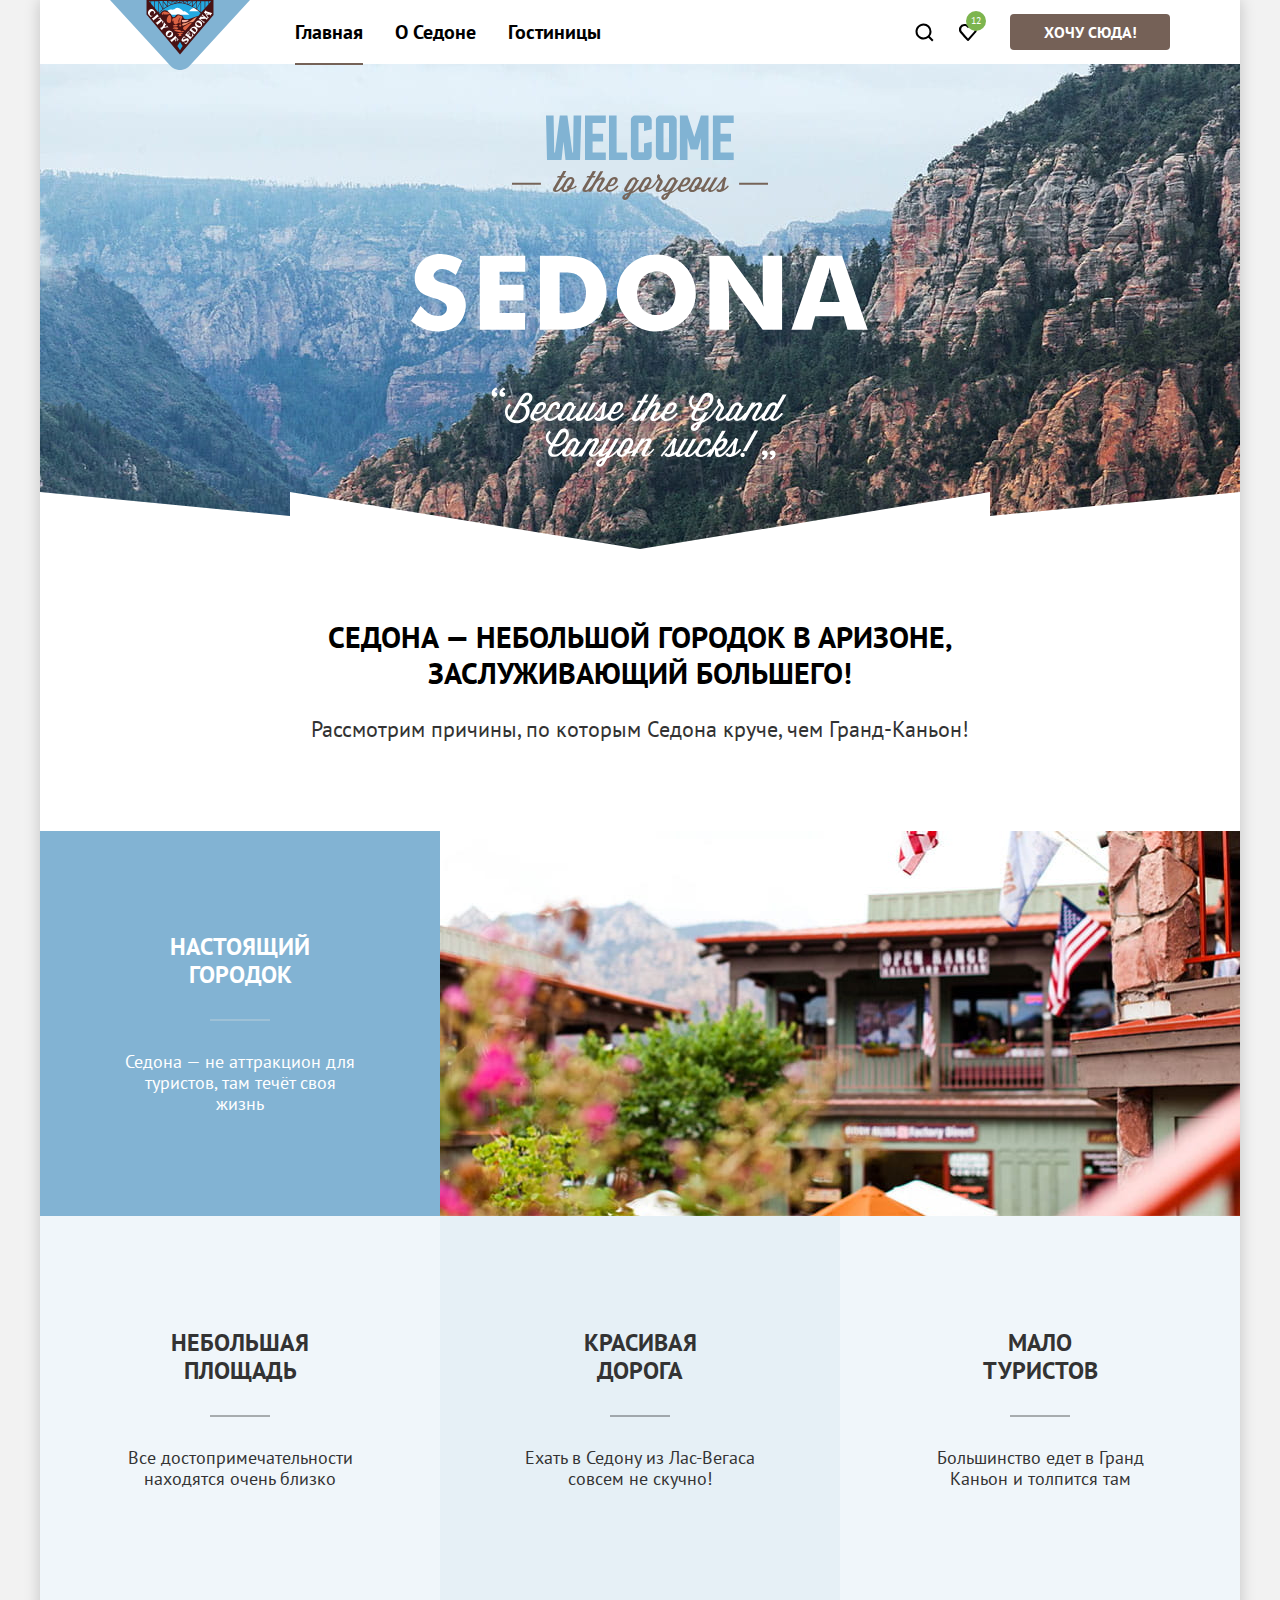
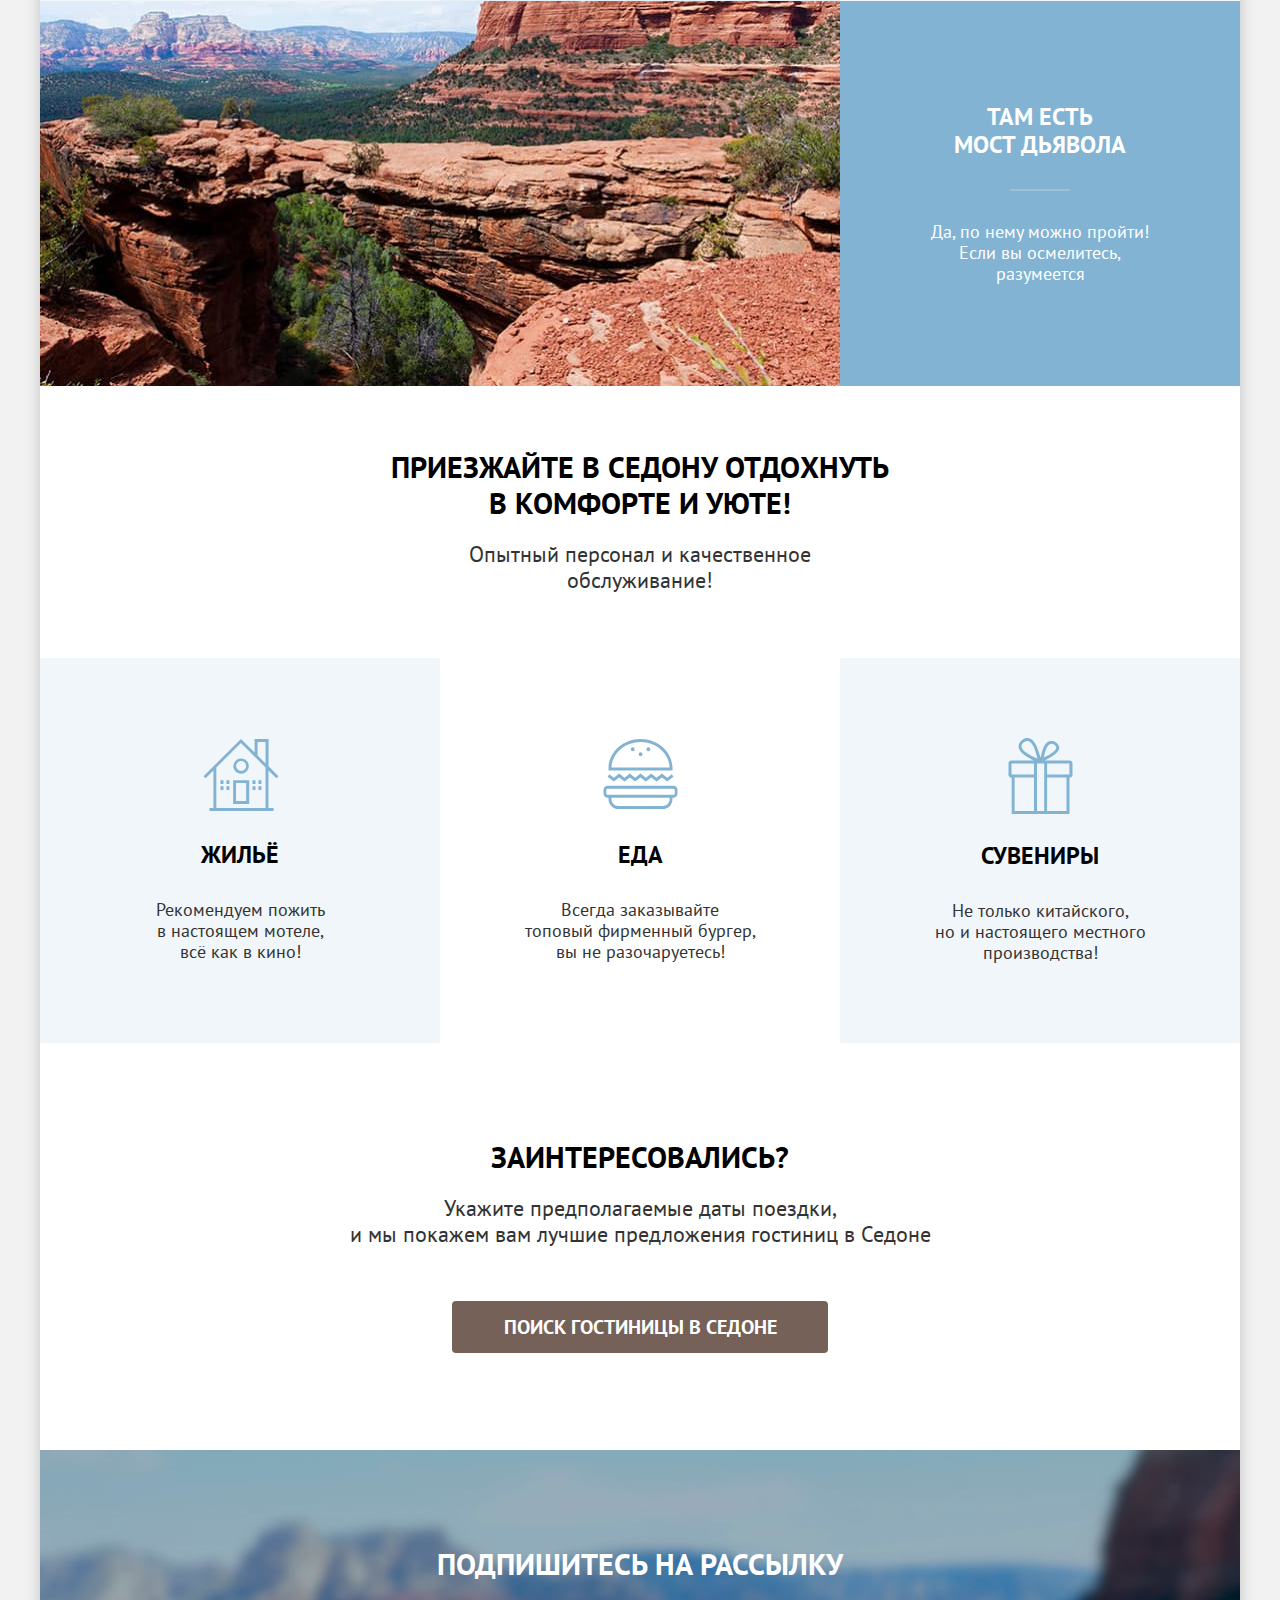
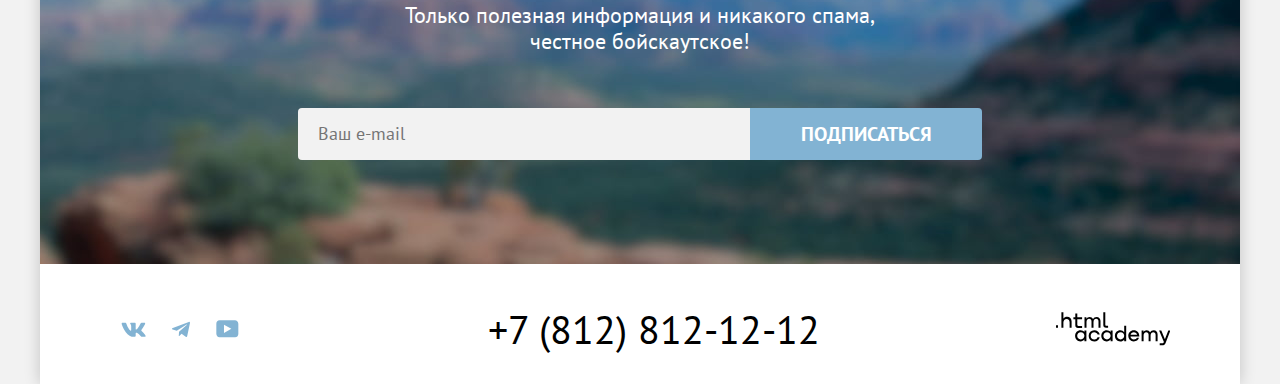
<file: index.html>
<!DOCTYPE html>
<html lang="ru">

<head>
  <meta charset="utf-8">
  <title>HTML Academy: Седона</title>
  <link rel="stylesheet" href="styles/styles.css">
  <link rel="icon" sizes="32x32" href="favicon.ico">
</head>

<body>
  <div class="page-container">
    <header class="page-header" data-test="header">
      <div class="page-header-container">
        <a class="logo-link" href="index.html">
          <img class="logo-site" src="images/logo.svg" width="140" height="70" alt="Логотип сайта">
        </a>
        <nav class="navigation">
          <ul class="navigation-list">
            <li class="navigation-item">
              <a class="navigation-link navigation-link-current" aria-current="page" href="#">Главная</a>
            </li>
            <li class="navigation-item">
              <a class="navigation-link" href="#">О Седоне</a>
            </li>
            <li class="navigation-item">
              <a class="navigation-link" href="catalog.html">Гостиницы</a>
            </li>
          </ul>
          <ul class="navigation-user">
            <li class="nav-user-item">
              <a class="user-search" href="#">
                <span class="visually-hidden">Поиск</span></a>
            </li>
            <li class="nav-user-item">
              <a class="user-favorite" href="#">
                <span class="visually-hidden">Избарнное</span></a>
              <span class="favorite-number">12</span>
            </li>
          </ul>
          <a class="button btn-want-here" href="#">Хочу сюда!</a>
        </nav>
      </div>
    </header>
    <main class="main-container main-index" data-test="main">
      <section class="index-title-container" data-test="hero">
        <h1 class="visually-hidden index-title">Седона - городок в Аризоне</h1>
        <img class="index-logo" src="images/welcome.svg" width="458" height="352"
          alt="Welcome to the gorgeous Sedona! Because the Grand Canyon sucks!">
      </section>
      <section class="advantages" data-test="advantages">
        <h2 class="advantages-intro visually-hidden">Преимущества</h2>
        <div class=advantages-intro-container>
          <p class="advantages-intro-title">Седона — небольшой городок в Аризоне,<br>
            заслуживающий большего!</p>
          <p class="advantages-intro-discription">Рассмотрим причины, по которым Седона круче, чем Гранд-Каньон!</p>
        </div>
        <ul class="advantages-list">
          <li class="advantages-item advantages-item-dark">
            <div class="advantages-wrapper">
              <h3 class="advantages-title">Настоящий<br> городок</h3>
              <p class="advantages-discription advantages-discription-dark">Седона — не аттракцион для<br> туристов, там течёт своя<br> жизнь</p>
            </div>
            <img class="advantages-item-image1" src="images/advantages-photo-1.jpg" width="800" height="385"
              alt="Вид улицы Седоны">
          </li>
          <li class="advantages-item advantages-item-light">
            <div class="advantages-wrapper">
              <h3 class="advantages-title">Небольшая<br> площадь</h3>
              <p class="advantages-discription">Все достопримечательности<br> находятся очень близко</p>
            </div>
          </li>
          <li class="advantages-item advantages-item-medium">
            <div class="advantages-wrapper">
              <h3 class="advantages-title">Красивая<br> дорога</h3>
              <p class="advantages-discription">Ехать в Седону из Лас-Вегаса<br> совсем не скучно!</p>
            </div>
          </li>
          <li class="advantages-item advantages-item-light">
            <div class="advantages-wrapper">
              <h3 class="advantages-title">Мало<br> туристов</h3>
              <p class="advantages-discription">Большинство едет в Гранд<br> Каньон и толпится там</p>
            </div>
          </li>
          <li class="advantages-item advantages-item-dark">
            <div class="advantages-wrapper">
              <h3 class="advantages-title">Там есть<br> мост дьявола</h3>
              <p class="advantages-discription advantages-discription-dark">Да, по нему можно пройти!<br> Если вы осмелитесь,<br> разумеется</p>
            </div>
            <img class="advantages-item-image2" src="images/advantages-photo-2.jpg" width="800" height="385"
              alt="Мост Дьявола">
          </li>
        </ul>
      </section>
      <section class="features">
        <h2 class="visually-hidden">Особенности</h2>
        <div class="features-intro-wrapper">
          <p class="features-intro-title">Приезжайте в Седону отдохнуть<br> в комфорте и уюте!</P>
          <p class="features-intro-discription">Опытный персонал и качественное обслуживание!</p>
        </div>
        <ul class="features-list">
          <li class="features-item features-item-dark features-title-home">
            <h3 class="features-title">Жильё</h3>
            <p class="features-discription">Рекомендуем пожить<br> в настоящем мотеле,<br>
              всё как в кино!</p>
          </li>
          <li class="features-item features-item-light features-title-food">
            <h3 class="features-title">Еда</h3>
            <p class="features-discription">Всегда заказывайте<br>
              топовый фирменный бургер,<br> вы не разочаруетесь!</p>
          </li>
          <li class="features-item features-item-dark features-title-merch">
            <h3 class="features-title">Сувениры</h3>
            <p class="features-discription">Не только китайского,<br>
              но и настоящего местного<br> производства!</p>
          </li>
        </ul>
      </section>
      <section class="hotel-search">
        <h2 class="hotel-search-title">Заинтересовались?</h2>
        <p class="hotel-search-discription">Укажите предполагаемые даты поездки,<br> и мы покажем вам лучшие
          предложения гостиниц в Седоне</p>
        <a class="hotel-search-btn button" href="modal.html">Поиск гостиницы в Седоне</a>
      </section>
      <section class="subscribe subscribe-index">
        <h2 class="subscribe-title">Подпишитесь на рассылку</h2>
        <p class="subscribe-discription">Только полезная информация и никакого спама,<br> честное бойскаутское!</p>
        <form class="email" action="https://echo.htmlacademy.ru/" method="post">
          <input class="email-field" placeholder="Ваш e-mail" type="email" id="email-field" name="email-fld" required>
          <button class="btn-subscribe button" type="submit">Подписаться</button>
        </form>
      </section>
    </main>
    <footer class="page-footer" data-test="footer">
      <ul class="social-links-list">
        <li class="social-item">
          <a class="social-link social-link-vk" href="https://vk.com/htmlacademy">
            <span class="visually-hidden">Вконтакте</span>
          </a>
        </li>
        <li class="social-item">
          <a class="social-link social-link-telegram" href="https://t.me/htmlacademy ">
            <span class="visually-hidden">Телеграм</span>
          </a>
        </li>
        <li class="social-item">
          <a class="social-link social-link-youtube" href="https://www.youtube.com/user/htmlacademyru">
            <span class="visually-hidden">Youtube</span>
          </a>
        </li>
      </ul>
      <address class="contacts-address">
        <a class="contacts-phone" href="tel:+78128121212">+7 (812) 812-12-12</a>
      </address>
      <a class="academy-link" href="https://htmlacademy.ru/">
        <span class="visually-hidden">HTML Academy</span>
      </a>
    </footer>
  </div>
</body>

</html>
</file>
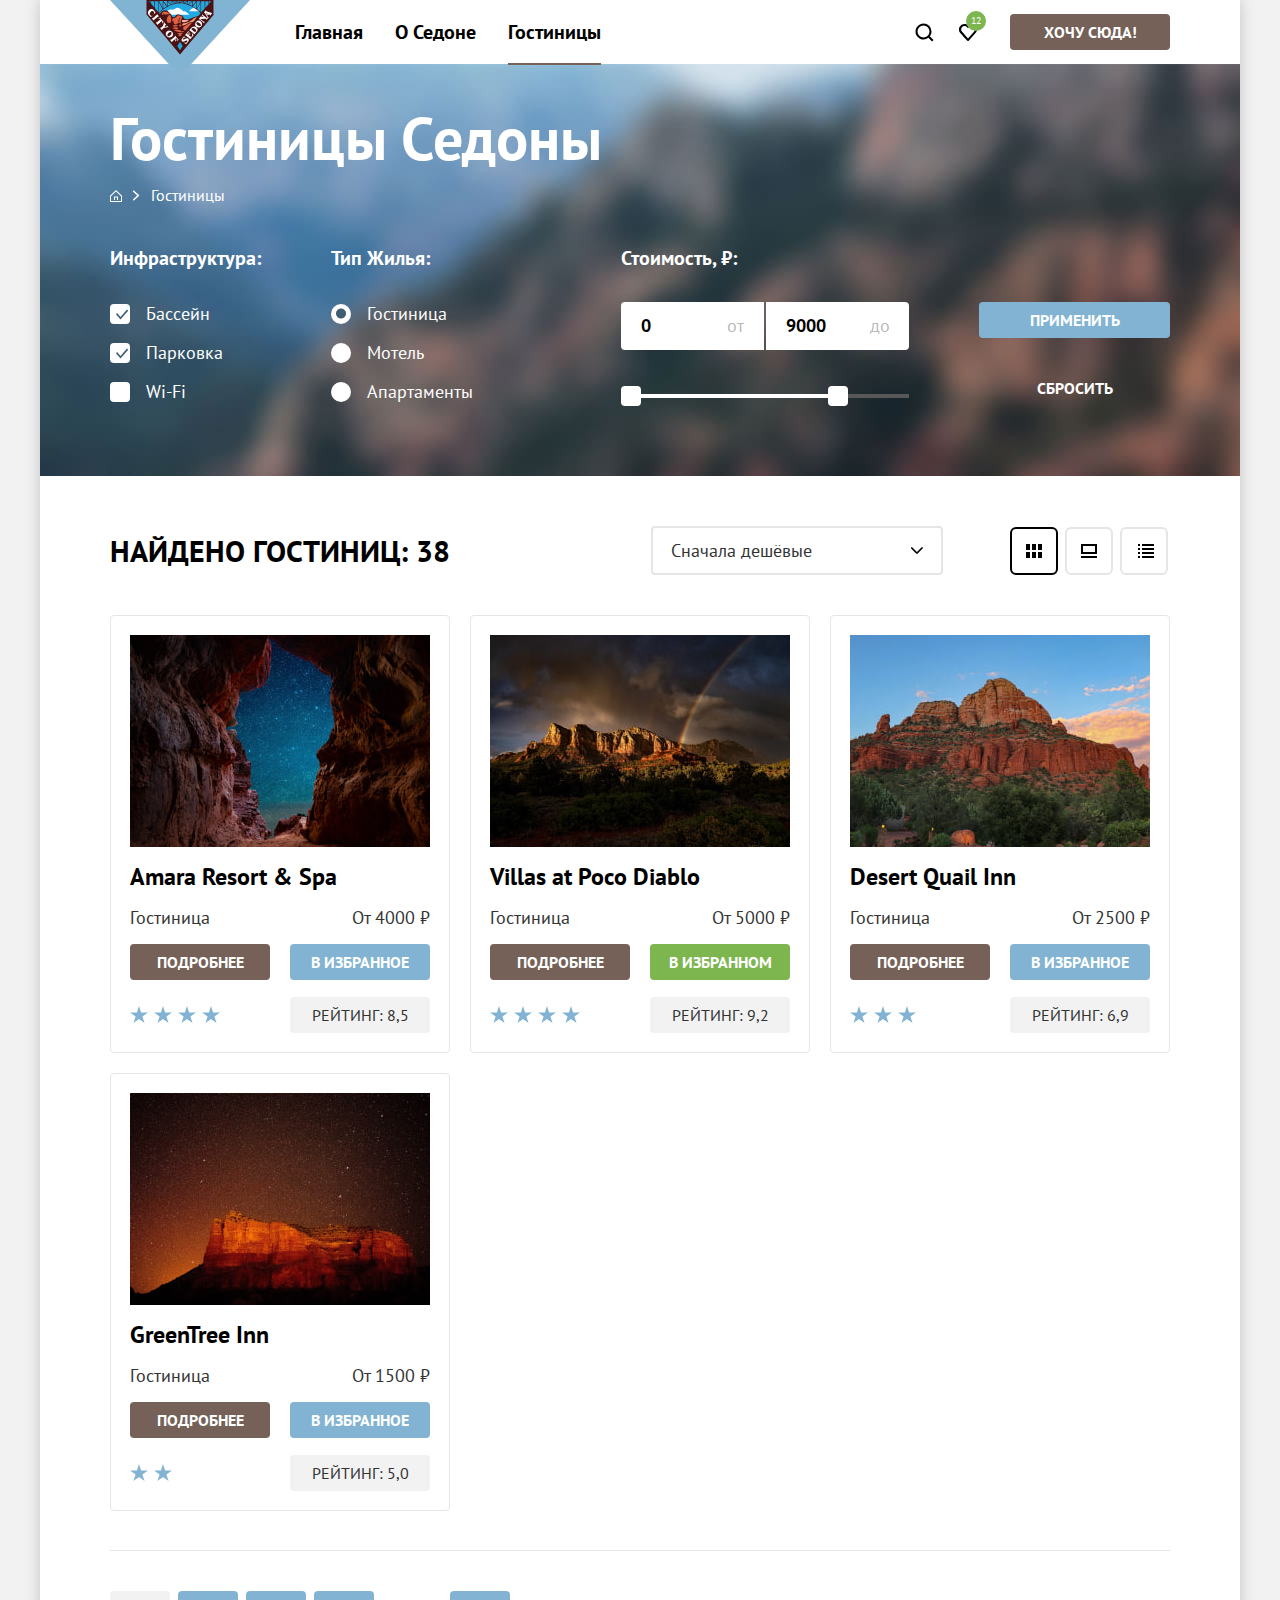
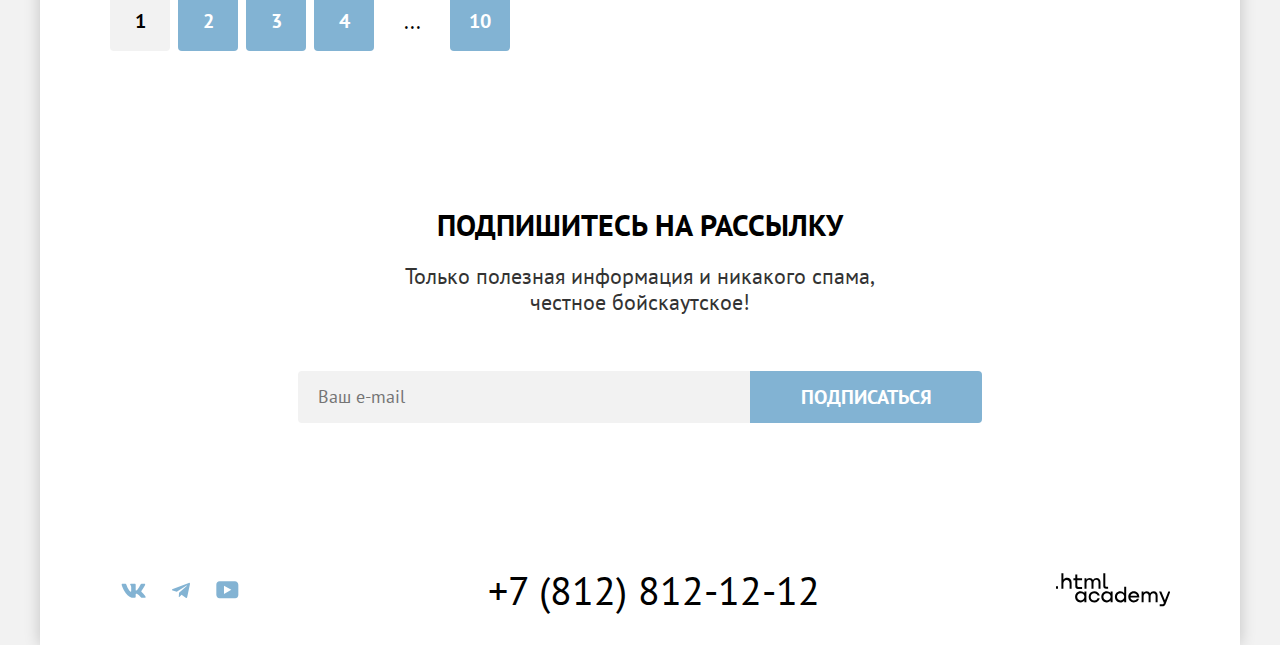
<file: catalog.html>
<!DOCTYPE html>
<html lang="ru">

<head>
  <meta charset="utf-8">
  <title>HTML Academy: Седона</title>
  <link rel="stylesheet" href="styles/styles.css">
  <link rel="icon" sizes="32x32" href="favicon.ico">
</head>

<body>
  <div class="page-container">
  <header class="page-header">
    <div class="page-header-container">
      <a class="logo-link" href="index.html">
        <img class="logo-site" src="images/logo.svg" width="140" height="70" alt="Логотип сайта">
      </a>
      <nav class="navigation">
        <ul class="navigation-list">
          <li class="navigation-item">
            <a class="navigation-link" href="index.html">Главная</a>
          </li>
          <li class="navigation-item">
            <a class="navigation-link" href="#">О Седоне</a>
          </li>
          <li class="navigation-item">
            <a class="navigation-link navigation-link-current" aria-current="page">Гостиницы</a>
          </li>
        </ul>
        <ul class="navigation-user">
          <li class="nav-user-item">
            <a class="user-search" href="#">
              <span class="visually-hidden">Поиск</span></a>
          </li>
          <li class="nav-user-item">
            <a class="user-favorite" href="#">
              <span class="visually-hidden">Избарнное</span></a>
            <span class="favorite-number">12</span>
          </li>
        </ul>
        <a class="button btn-want-here" href="#">Хочу сюда!</a>
      </nav>
    </div>
  </header>
  <main class="main-container main-catalog">
    <section class="catalog-filter">
      <div class="title-and-bread">
        <h1 class="catalog-title">Гостиницы Седоны</h1>
        <nav class="bread">
          <ol class="breadcrumbs">
            <li class="breadcrumbs-item">
              <a class="breadcrumbs-link breadcrumbs-index" href="index.html">
                <span class="visually-hidden">Главная</span>
              </a>
              </li>
            <li class="breadcrumbs-item">
              <a class="breadcrumbs-link breadcrumbs-catalog" aria-current="page">Гостиницы</a>
            </li>
          </ol>
        </nav>
      </div>
      <h2 class="visually-hidden filter-title">Фильтр поиска гостиниц</h2>
      <form class="filter-form" action="https://echo.htmlacademy.ru/" method="get">
        <fieldset class="checkbox">
          <legend class="checkbox-legend filter-legend">Инфраструктура:</legend>
          <ul class="checkbox-ul">
            <li class="checkbox-list-item">
              <label class="checkbox-label" for="pool">Бассейн
                <input class="checkbox-input visually-hidden" type="checkbox" id="pool" name="pool" checked>
                <span class="checkbox-check-field"></span>
              </label>
            </li>
            <li class="checkbox-list-item">
              <label class="checkbox-label" for="parking">Парковка
                <input class="checkbox-input visually-hidden" type="checkbox" id="parking" name="parking" checked>
                <span class="checkbox-check-field"></span>
              </label>
            </li>
            <li class="checkbox-list-item">
              <label class="checkbox-label" for="wi-fi">Wi-Fi
                <input class="checkbox-input visually-hidden" type="checkbox" id="wi-fi" name="wi-fi">
                <span class="checkbox-check-field"></span>
              </label>
            </li>
          </ul>
        </fieldset>
        <fieldset class="radio">
          <legend class="radio-legend filter-legend">Тип Жилья:</legend>
          <ul class="radio-ul">
            <li class="radio-list-item">
              <label class="radio-label" for="hotel">Гостиница
                <input class="radio-input visually-hidden" type="radio" id="hotel" name="inn" value="hotel" checked>
                <span class="radio-check-field"></span>
              </label>
            </li>
            <li class="radio-list-item">
              <label class="radio-label" for="motel">Мотель
                <input class="radio-input visually-hidden" type="radio" id="motel" name="inn" value="motel">
                <span class="radio-check-field"></span>
              </label>
            </li>
            <li class="radio-list-item">
              <label class="radio-label" for="apartments">Апартаменты
                <input class="radio-input visually-hidden" type="radio" id="apartments" name="inn" value="apartments">
                <span class="radio-check-field"></span>
              </label>
            </li>
          </ul>
        </fieldset>
        <fieldset class="pricebar">
          <legend class="pricebar-name filter-legend">Стоимость, ₽:</legend>
          <div class="pricebar-wrapper">
          <label class="price-label price-label-min" for="min-price">от</label>
          <input class="price-bar-min" type="number" id="min-price" value="0">
        </div>
        <div class="pricebar-wrapper">
          <label class="price-label price-label-max" for="max-price">до</label>
          <input class="price-bar-max" type="number" id="max-price" value="9000">
          </div>
          <div class="range-wrapper">
            <button class="range-button-min" type="button">
              <span class="visually-hidden">Минимальная стоимость</span>
            </button>
            <button class="range-button-max" type="button">
              <span class="visually-hidden">Максимальная стоимость</span>
            </button>
            <span class="range-line"></span>
          </div>
        </fieldset>
        <div class="filter-buttons">
          <button class="button-use" type="submit">Применить</button>
          <button class="button-reset" type="reset">Сбросить</button>
        </div>
      </form>
    </section>
    <section class="filter-results">
      <div class="view-type-container">
        <h2 class="results-title">Найдено гостиниц:
          <span class="numbers">38</span>
        </h2>
        <div class="select-list-wrapper">
          <select class="select-list">
            <option value="cheap">Сначала дешёвые</option>
            <option value="expensive">Сначала дорогие</option>
            <option value="alphabet">По алфавиту</option>
            <option value="raiting">По рейтингу</option>
          </select>
          <span class="select-arrow"></span>
        </div>
          <ul class="view-type">
            <li class="list-item">
              <a class="view-link view-link-grid" href="#">
                <span class="visually-hidden">Плитка</span>
              </a>
            </li>
            <li class="list-item">
              <a class="view-link view-link-cards" href="#">
                <span class="visually-hidden">Карточка товара</span>
              </a>
            </li>
            <li class="list-item">
              <a class="view-link view-link-list" href="#">
                <span class="visually-hidden">Список</span>
              </a>
            </li>
          </ul>
      </div>
      <ul class="hotels-results">
        <li class="hotels-item">
          <a class="hotels-img-link" href="#" tabindex="-1">
            <img class="hotels-img" src="images/catalog-images/hotel-1.jpg" width="300" height="212"
              alt="Звёздное небо">
          </a>
          <a class="hotels hotel-title-link" href="#" tabindex="-1">
            <h3 class="hotel-title">Amara Resort & Spa</h3>
          </a>
          <span class="hotel-type">Гостиница</span>
          <span class="hotel-price">От 4000 ₽</span>
          <a class="button-details" href="#">Подробнее</a>
          <button class="favorite-btn" type="button">В избранное</button>
          <span class="stars visually-hidden">4 звезды</span>
          <span class="four-stars"></span>
          <span class="raiting-btn">Рейтинг: 8,5</span>
        </li>
        <li class="hotels-item">
          <a class="hotels-img-link" href="#" tabindex="-1">
            <img class="hotels-img" src="images/catalog-images/hotel-2.jpg" width="300" height="212" alt="Гора утром">
          </a>
          <a class="hotels hotel-title-link" href="#" tabindex="-1">
            <h3 class="hotel-title">Villas at Poco Diablo</h3>
          </a>
          <span class="hotel-type">Гостиница</span>
          <span class="hotel-price">От 5000 ₽</span>
          <a class="button-details" href="#">Подробнее</a>
          <button class="favorite-btn favorite-btn-checked" type="button">В избранном</button>
          <span class="stars visually-hidden">4 звезды</span>
          <span class="four-stars"></span>
          <span class="raiting-btn">Рейтинг: 9,2</span>
        </li>
        <li class="hotels-item">
          <a class="hotels-img-link" href="#" tabindex="-1">
            <img class="hotels-img" src="images/catalog-images/hotel-3.jpg" width="300" height="212" alt="Гора днём">
          </a>
          <a class="hotels hotel-title-link" href="#" tabindex="-1">
            <h3 class="hotel-title">Desert Quail Inn</h3>
          </a>
          <span class="hotel-type">Гостиница</span>
          <span class="hotel-price">От 2500 ₽</span>
          <a class="button-details" href="#">Подробнее</a>
          <button class="favorite-btn" type="button">В избранное</button>
          <span class="stars visually-hidden">3 звезды</span>
          <span class="three-stars"></span>
          <span class="raiting-btn">Рейтинг: 6,9</span>
        </li>
        <li class="hotels-item">
          <a class="hotels-img-link" href="#" tabindex="-1">
            <img class="hotels-img" src="images/catalog-images/hotel-4.jpg" width="300" height="212" alt="Гора ночью">
          </a>
          <a class="hotels hotel-title-link" href="#" tabindex="-1">
            <h3 class="hotel-title">GreenTree Inn</h3>
          </a>
          <span class="hotel-type">Гостиница</span>
          <span class="hotel-price">От 1500 ₽</span>
          <a class="button-details" href="#">Подробнее</a>
          <button class="favorite-btn" type="button">В избранное</button>
          <span class="stars visually-hidden">2 звезды</span>
          <span class="two-stars"></span>
          <span class="raiting-btn">Рейтинг: 5,0</span>
        </li>
      </ul>
      <ul class="pagination">
        <li class="pagination-page pagination-current">
          <a class="page-current" aria-current="page" href="#">1</a>
        </li>
        <li class="pagination-page">
          <a class="page-link" href="#">2</a>
        </li>
        <li class="pagination-page">
          <a class="page-link" href="#">3</a>
        </li>
        <li class="pagination-page">
          <a class="page-link" href="#">4</a>
        </li>
        <li class="pagination-page pagination-dotbreak">
          <a class="page-dotbreak" href="#">...</a>
        </li>
        <li class="pagination-page">
          <a class="page-link" href="#">10</a>
        </li>
      </ul>
    </section>
    <section class="subscribe subscribe-catalog">
      <h2 class="subscribe-catalog-intro">Подпишитесь на рассылку</h2>
      <p class="subscribe-catalog-discription">Только полезная информация и никакого спама,<br> честное
        бойскаутское!</p>
      <form class="email" action="https://echo.htmlacademy.ru/" method="post">
        <input class="email-field" placeholder="Ваш e-mail" type="email" id="email-field" name="email-fld" required>
        <button class="btn-subscribe button" type="submit">Подписаться</button>
      </form>
    </section>
  </main>
  <footer class="page-footer">
    <ul class="social-links-list">
      <li class="social-item">
        <a class="social-link social-link-vk" href="https://vk.com/htmlacademy">
          <span class="visually-hidden">Вконтакте</span>
        </a>
      </li>
      <li class="social-item">
        <a class="social-link social-link-telegram" href="https://t.me/htmlacademy ">
          <span class="visually-hidden">Телеграм</span>
        </a>
      </li>
      <li class="social-item">
        <a class="social-link social-link-youtube" href="https://www.youtube.com/user/htmlacademyru">
          <span class="visually-hidden">Youtube</span>
        </a>
      </li>
    </ul>
    <address class="contacts-address">
      <a class="contacts-phone" href="tel:+78128121212">+7 (812) 812-12-12</a>
    </address>
    <a class="academy-link" href="https://htmlacademy.ru/">
      <span class="visually-hidden">HTML Academy</span>
    </a>
  </footer>
</div>
</body>

</html>
</file>
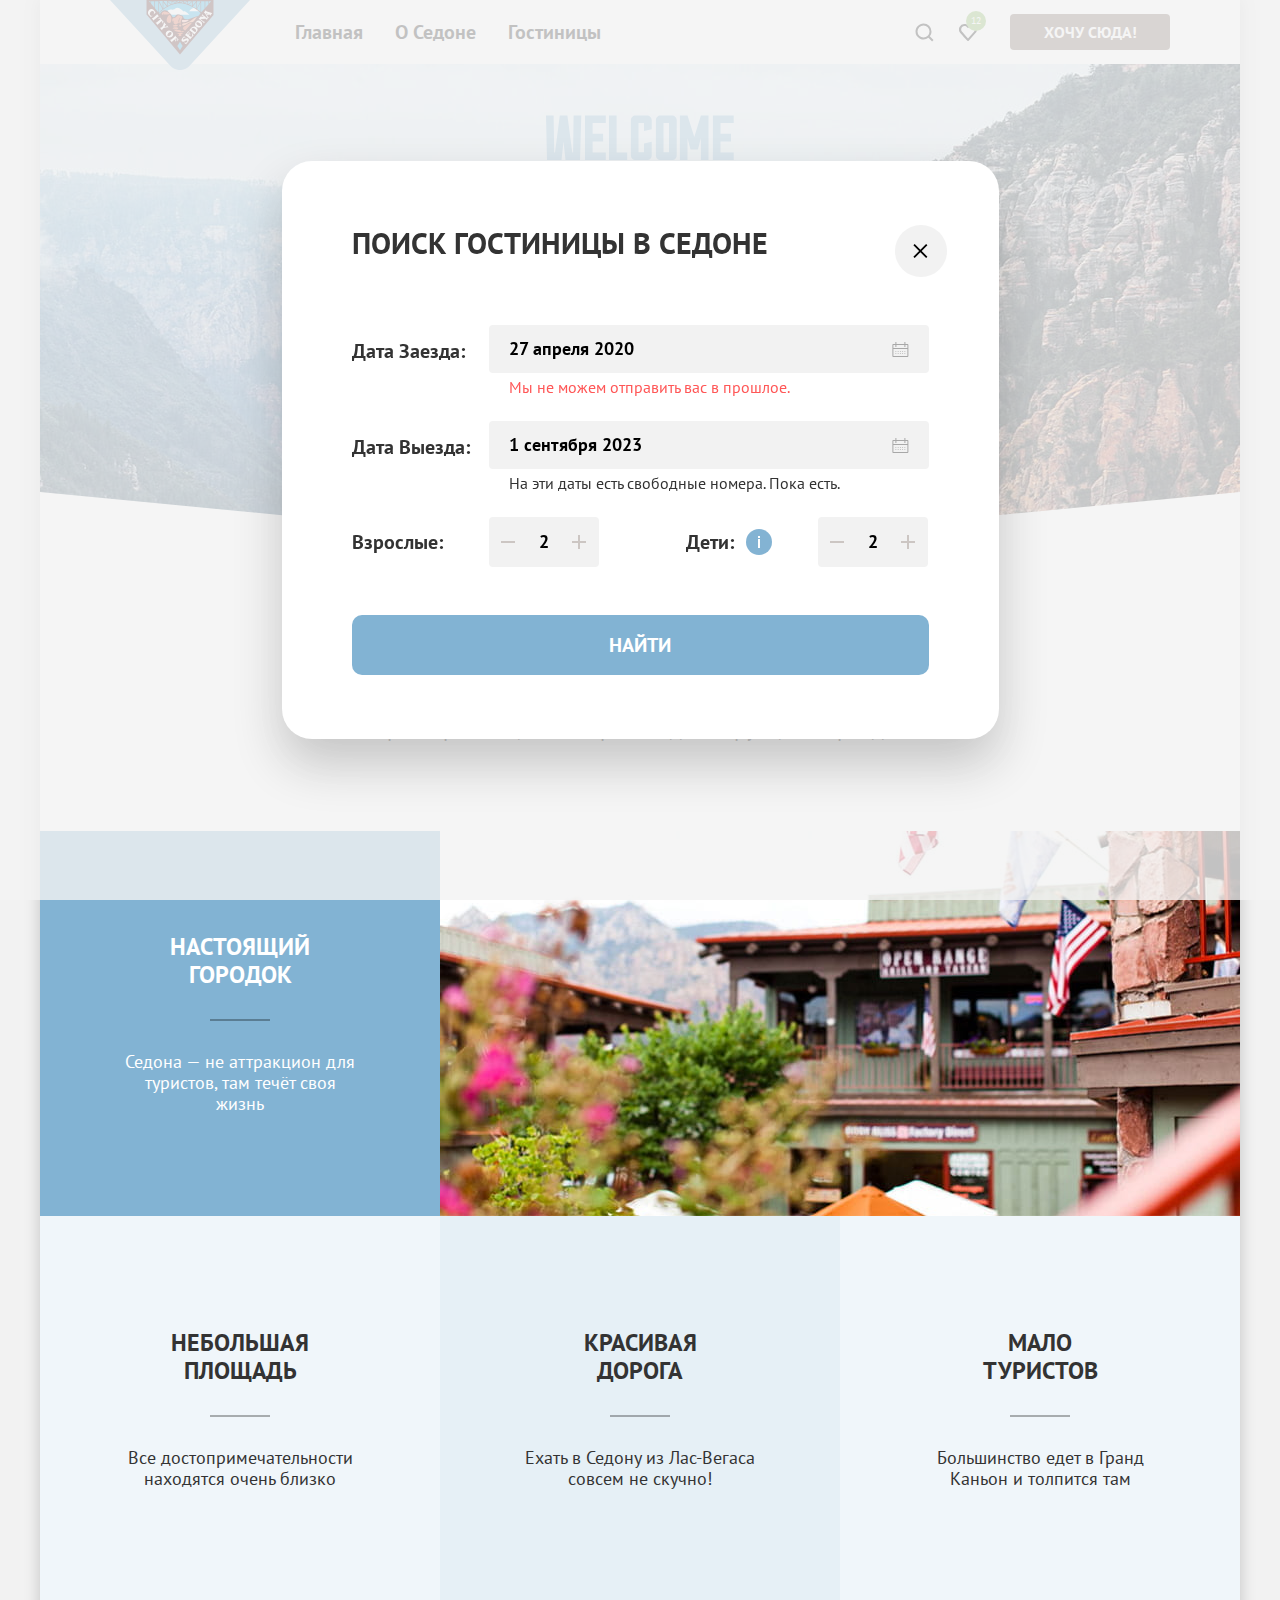
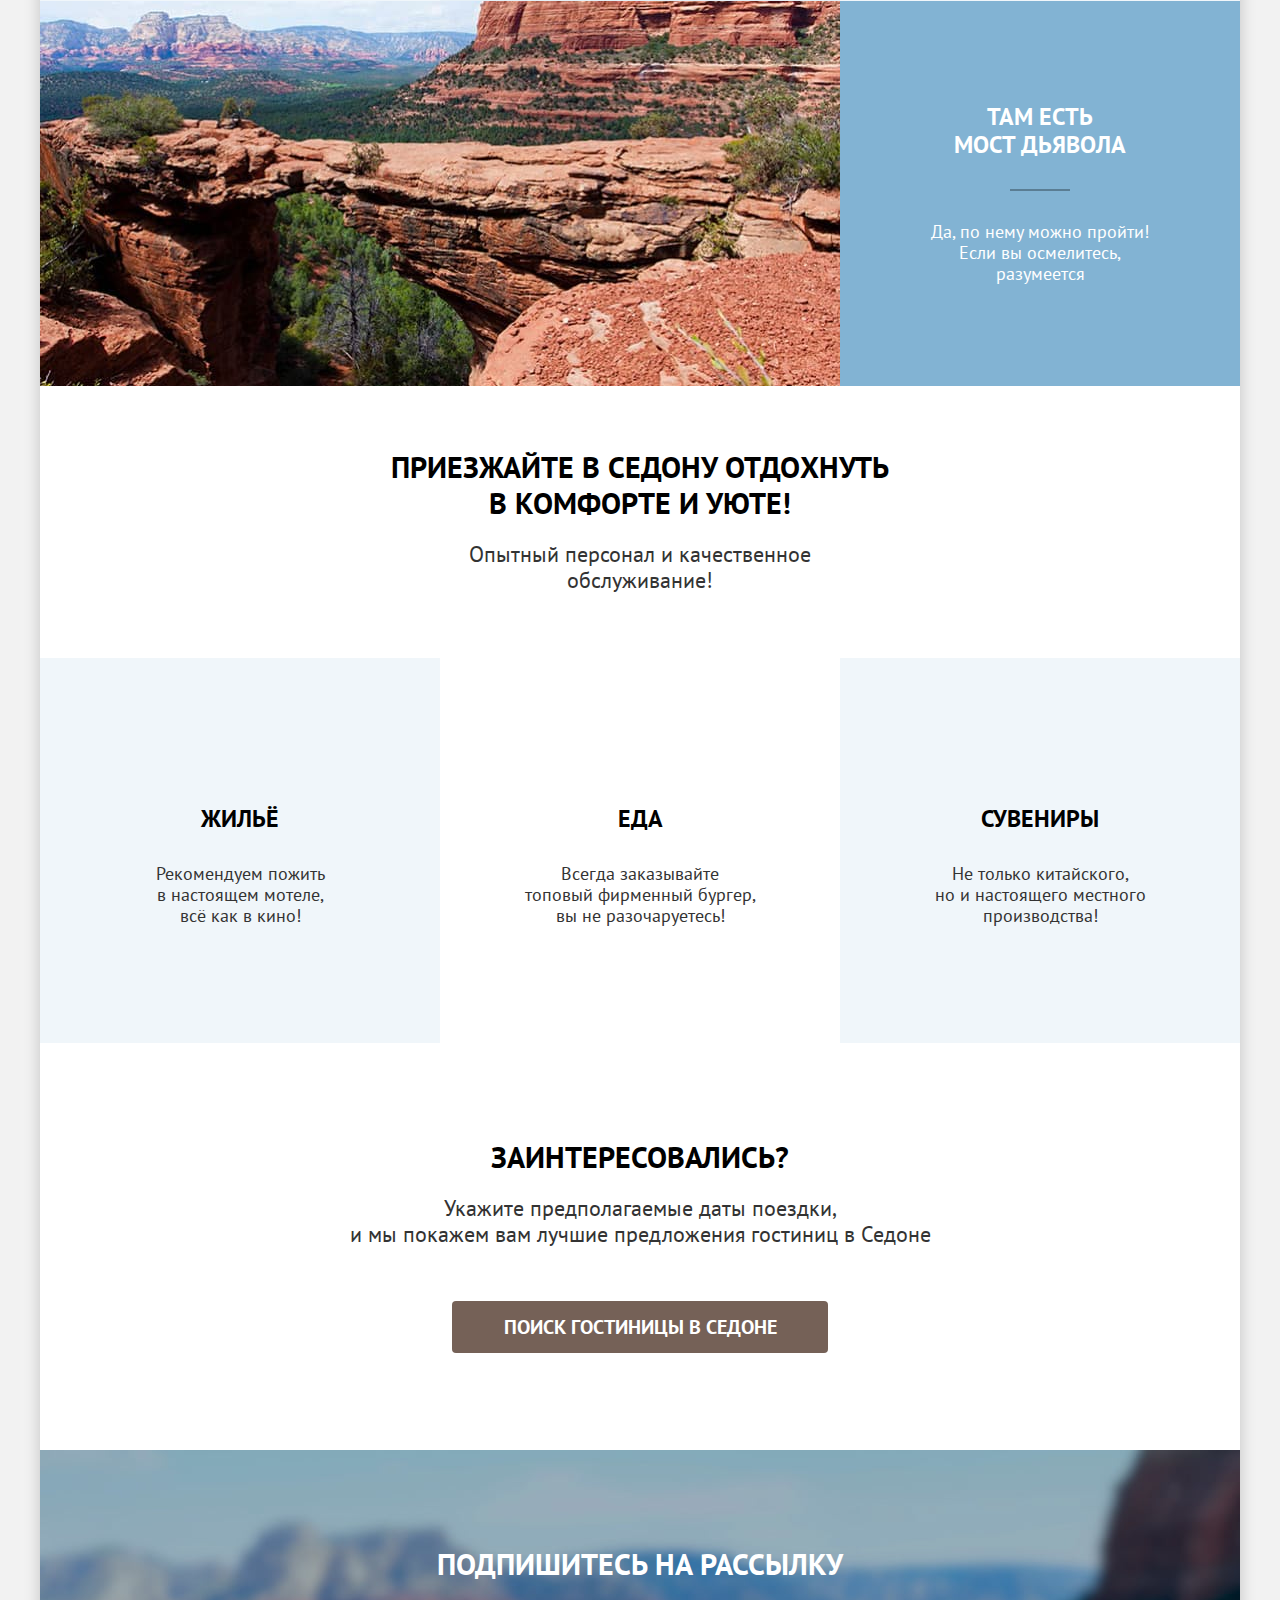
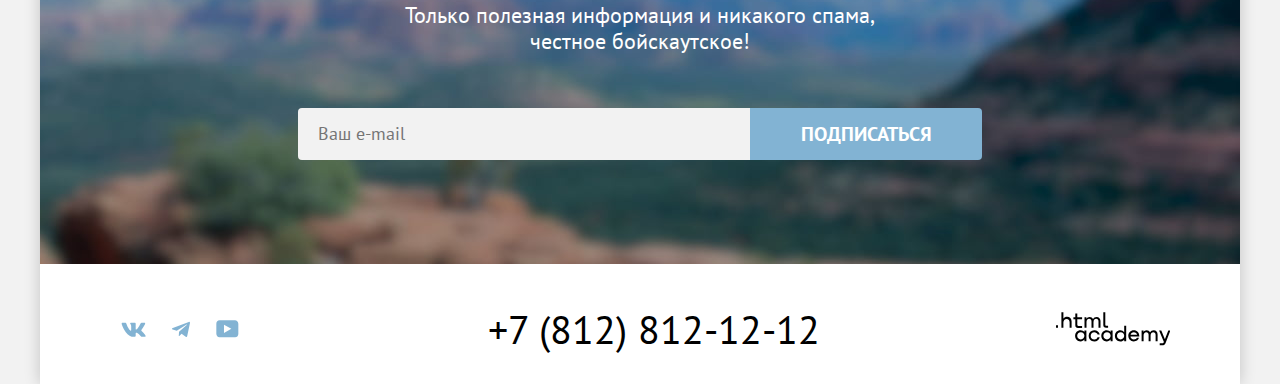
<file: modal.html>
<!DOCTYPE html>
<html lang="ru">

<head>
    <meta charset="utf-8">
    <title>HTML Academy: Седона</title>
    <link rel="stylesheet" href="styles/styles.css">
    <link rel="icon" sizes="32x32" href="favicon.ico">
</head>

<body>
    <div class="page-container">
        <header class="page-header">
            <div class="page-header-container">
                <a class="logo-link" href="index.html">
                    <img class="logo-site" src="images/logo.svg" width="140" height="70" alt="Логотип сайта">
                </a>
                <nav class="navigation">
                    <ul class="navigation-list">
                        <li class="navigation-item">
                            <a class="navigation-link" aria-current="page" href="#">Главная</a>
                        </li>
                        <li class="navigation-item">
                            <a class="navigation-link" href="#">О Седоне</a>
                        </li>
                        <li class="navigation-item">
                            <a class="navigation-link" href="catalog.html">Гостиницы</a>
                        </li>
                    </ul>
                    <ul class="navigation-user">
                        <li class="nav-user-item">
                            <a class="user-search" href="#">
                                <span class="visually-hidden">Поиск</span></a>
                        </li>
                        <li class="nav-user-item">
                            <a class="user-favorite" href="#">
                                <span class="visually-hidden">Избарнное</span></a>
                            <span class="favorite-number">12</span>
                        </li>
                    </ul>
                    <a class="button btn-want-here" href="#">Хочу сюда!</a>
                </nav>
            </div>
        </header>
        <main class="main-container main-index">
            <section class="index-title-container">
                <h1 class="visually-hidden index-title">Седона - городок в Аризоне</h1>
                <img class="index-logo" src="images/welcome.svg" width="458" height="352"
                    alt="Welcome to the gorgeous Sedona! Because the Grand Canyon sucks!">
            </section>
            <section class="advantages">
                <h2 class="advantages-intro visually-hidden">Преимущества</h2>
                <div class=advantages-intro-container>
                    <p class="advantages-intro-title">Седона — небольшой городок в Аризоне,<br>
                        заслуживающий большего!</p>
                    <p class="advantages-intro-discription">Рассмотрим причины, по которым Седона круче, чем
                        Гранд-Каньон!</p>
                </div>
                <ul class="advantages-list">
                    <li class="advantages-item advantages-item-dark">
                        <div class="advantages-wrapper">
                            <h3 class="advantages-title">Настоящий<br> городок</h3>
                            <p class=advantages-discription>Седона — не аттракцион для<br> туристов, там течёт своя<br>
                                жизнь</p>
                        </div>
                        <img class="advantages-item-image1" src="images/advantages-photo-1.jpg" width="800" height="385"
                            alt="Вид улицы Седоны">
                    </li>
                    <li class="advantages-item advantages-item-light">
                        <div class="advantages-wrapper">
                            <h3 class="advantages-title">Небольшая<br> площадь</h3>
                            <p class=advantages-discription>Все достопримечательности<br> находятся очень близко</p>
                        </div>
                    </li>
                    <li class="advantages-item advantages-item-medium">
                        <div class="advantages-wrapper">
                            <h3 class="advantages-title">Красивая<br> дорога</h3>
                            <p class=advantages-discription>Ехать в Седону из Лас-Вегаса<br> совсем не скучно!</p>
                        </div>
                    </li>
                    <li class="advantages-item advantages-item-light">
                        <div class="advantages-wrapper">
                            <h3 class="advantages-title">Мало<br> туристов</h3>
                            <p class=advantages-discription>Большинство едет в Гранд<br> Каньон и толпится там</p>
                        </div>
                    </li>
                    <li class="advantages-item advantages-item-dark">
                        <div class="advantages-wrapper">
                            <h3 class="advantages-title">Там есть<br> мост дьявола</h3>
                            <p class=advantages-discription>Да, по нему можно пройти!<br> Если вы осмелитесь,<br>
                                разумеется</p>
                        </div>
                        <img class="advantages-item-image2" src="images/advantages-photo-2.jpg" width="800" height="385"
                            alt="Мост Дьявола">
                    </li>
                </ul>
            </section>
            <section class="features">
                <h2 class="visually-hidden">Особенности</h2>
                <div class="features-intro-wrapper">
                    <p class="features-intro-title">Приезжайте в Седону отдохнуть<br> в комфорте и уюте!</P>
                    <p class="features-intro-discription">Опытный персонал и качественное обслуживание!</p>
                </div>
                <ul class="features-list">
                    <li class="features-item features-item-dark">
                        <h3 class="features-title">Жильё</h3>
                        <p class="features-discription">Рекомендуем пожить<br> в настоящем мотеле,<br>
                            всё как в кино!</p>
                    </li>
                    <li class="features-item features-item-light">
                        <h3 class="features-title">Еда</h3>
                        <p class="features-discription">Всегда заказывайте<br>
                            топовый фирменный бургер,<br> вы не разочаруетесь!</p>
                    </li>
                    <li class="features-item features-item-dark">
                        <h3 class="features-title">Сувениры</h3>
                        <p class="features-discription">Не только китайского,<br>
                            но и настоящего местного<br> производства!</p>
                    </li>
                </ul>
            </section>
            <section class="hotel-search">
                <h2 class="hotel-search-title">Заинтересовались?</h2>
                <p class="hotel-search-discription">Укажите предполагаемые даты поездки,<br> и мы покажем вам лучшие
                    предложения гостиниц в Седоне</p>
                <a class="hotel-search-btn button" href="#">Поиск гостиницы в Седоне</a>
            </section>
            <section class="subscribe subscribe-index">
                <h2 class="subscribe-title">Подпишитесь на рассылку</h2>
                <p class="subscribe-discription">Только полезная информация и никакого спама,<br> честное бойскаутское!
                </p>
                <form class="email" action="https://echo.htmlacademy.ru/" method="post">
                    <input class="email-field" placeholder="Ваш e-mail" type="email" id="email-field" name="email-fld"
                        required>
                    <button class="btn-subscribe button" type="submit">Подписаться</button>
                </form>
            </section>
        </main>
        <footer class="page-footer">
            <ul class="social-links-list">
                <li class="social-item">
                    <a class="social-link social-link-vk" href="https://vk.com/htmlacademy">
                        <span class="visually-hidden">Вконтакте</span>
                    </a>
                </li>
                <li class="social-item">
                    <a class="social-link social-link-telegram" href="https://t.me/htmlacademy ">
                        <span class="visually-hidden">Телеграм</span>
                    </a>
                </li>
                <li class="social-item">
                    <a class="social-link social-link-youtube" href="https://www.youtube.com/user/htmlacademyru">
                        <span class="visually-hidden">Youtube</span>
                    </a>
                </li>
            </ul>
            <address class="contacts-address">
                <a class="contacts-phone" href="tel:+78128121212">+7 (812) 812-12-12</a>
            </address>
            <a class="academy-link" href="https://htmlacademy.ru/">
                <span class="visually-hidden">HTML Academy</span>
            </a>
        </footer>
        <div class="modal-container">
            <div class="modal">
                <button class="modal-close-btn">
                    <span class="visually-hidden">Закрыть окно поиска гостиницы</span>
                </button>
                <form class="modal-date-select" method="post">
                    <h2 class="modal-date-select-name">Поиск гостиницы в Седоне</h2>
                    <fieldset class="visit-date-box">
                        <label class="visit-field-name" for="visit-date">Дата Заезда:</label>
                        <div class="date-field-wrapper">
                            <input class="visit-date-field" type="text" id="visit-date" value="27 апреля 2020">
                            <div class="calendar-input">
                                <span class="visually-hidden">Открыть календарь</span>
                            </div>
                        </div>
                        <p class="visit-note">Мы не можем отправить вас в прошлое.</p>
                    </fieldset>
                    <fieldset class="left-date-box">
                        <label class="left-field-name" for="left-date">Дата Выезда:</label>
                        <div class="date-field-wrapper">
                            <input class="left-date-field" type="text" id="left-date" value="1 сентября 2023">
                            <div class="calendar-input">
                                <span class="visually-hidden">Открыть календарь</span>
                            </div>
                        </div>
                        <p class="left-note">На эти даты есть свободные номера. Пока есть.</p>
                    </fieldset>
                    <fieldset class="adult-number-box">
                        <label class="adult-number-name" for="adult-number">Взрослые:</label>
                        <div class="adult-btn-wrapper">
                            <button class="btn-adult-con modal-btn-con" type="button">
                                <span class="visually-hidden">Уменьшить количество взрослых</span>
                            </button>
                            <input class="adult-number-field" type="number" id="adult-number" value="2" required>
                            <button class="btn-adult-plus modal-btn-plus" type="button">
                                <span class="visually-hidden">Увеличить количество взрослых</span>
                            </button>
                        </div>
                    </fieldset>
                    <fieldset class="children-number-box">
                        <label class="children-number-name" for="children-number">Дети:</label>
                        <button class="children-info-button" type="button">
                            <span class="visually-hidden">Информация</span>
                            <span class="tooltip-info">
                                Укажите количество детей, которые будут с вами, возраст которых от 6 до 18 лет. Дети до
                                6 лет
                                размещаются бесплатно.
                            </span>
                        </button>
                        <div class="children-btn-wrapper">
                            <button class="btn-child-con modal-btn-con" type="button">
                                <span class="visually-hidden">Уменьшить количество детей</span>
                            </button>
                            <input class="children-number-field" type="number" id="children-number" value="2" required>
                            <button class="btn-child-plus modal-btn-plus" type="button">
                                <span class="visually-hidden">Увеличить количество детей</span>
                            </button>
                        </div>
                    </fieldset>
                    <button class="modal-btn-search" type="submit">Найти</button>
                </form>
            </div>
        </div>
    </div>
</body>

</html>
</file>
<file: styles/styles.css>
@font-face {
    font-family: "PT Sans";
    font-style: normal;
    font-weight: 400;
    font-display: swap;
    src: url("../fonts/ptsans-400.woff2") format("woff2")
}

@font-face {
    font-family: "PT Sans";
    font-style: normal;
    font-weight: 700;
    font-display: swap;
    src: url("../fonts/ptsans-700.woff2") format("woff2")
}

html {
    height: 100%;
}

body {
    margin: 0;
    padding: 0;
    margin-left: auto;
    margin-right: auto;
    display: flex;
    font-family: "PT Sans", sans-serif;
    font-weight: 400;
    font-size: 18px;
    line-height: 21px;
    color: #333333;
    text-decoration: none;
    background-color: #F2F2F2;
    box-sizing: border-box;
}

*, 
*::before, 
*::after {
    box-sizing: border-box;
}

.page-container  {
    width: 1200px;
    display: flex;
    flex-direction: column;
    margin: 0;
    margin-left: auto;
    margin-right: auto;
    width: 1200px;
    box-sizing: border-box;
    background-color: #FFFFFF;
    box-shadow: 0 0 15px rgba(0, 0, 0, 0.2);
}

/*Хедер*/

.logo-site {
    display: block;
    position: absolute;
    min-width: 140px;
    margin: 0;
    z-index: 1;
}

.logo-link {
    display: block;
    width: 140px;
    margin: 0;
}

.logo-site:hover {
    opacity: 0.7;
}

.logo-link:focus > .logo-site {
    opacity: 0.7;
}

.logo-link:focus {
    outline: 0;
}

.logo-link:active > .logo-site {
    top: -5px;
}

.page-header-container {
    display: flex;
    width: 100%;
    margin: 0;
    padding: 0 70px;
}

.logo-site {
    display: block;
}

.navigation {
    display: flex;
    width: 100%;
    font-weight: 700;
    font-size: 20px;
    line-height: 24px;
    color: #000000;
    text-align: center;
    margin: 0;
    margin-left: 51px;
}

.navigation-list {
    display: flex;
    flex-wrap: wrap;
    list-style-type: none;
    margin: 0;
    padding: 0;
    text-align: center;
}

.navigation-link {
    display: block;
    position: relative;
    padding-top: 20px;
    padding-bottom: 20px;
    padding-left: 16px;
    padding-right: 16px;
    font-weight: 700;
    font-size: 20px;
    line-height: 24px;
    color: #000000;
    text-decoration: none;
    text-align: center;
}

.navigation-link:hover,
.navigation-link:focus {
    color: #756157;
    outline: 0;
}

.navigation-link:active {
    color: rgba(117, 97, 87, 0.3);
}

.navigation-link-current:after {
    position: absolute;
    right: 16px;
    bottom: -1px;
    left: 16px;
    height: 2px;
    background-color: #756257;
    content: "";
}

.navigation-user {
    display: flex;
    list-style-type: none;
    padding: 0;
    text-align: center;
    margin: auto 0;
    margin-left: auto;
}

.nav-user-item {
    position: relative;
}

.user-search {
    display: block;
    width: 44px;
    height: 64px;
    font-weight: 700;
    font-size: 20px;
    line-height: 24px;
    color: #000000;
    text-decoration: none;
    text-align: center;
    align-items: center;
    mask-image: url("../images/header-icons/search.svg");
    mask-repeat: no-repeat;
    mask-position: center;
    background-color: #000000;
}

.user-search:hover {
    background-color: #756157;
}

.user-search:focus {
    background-color: #756157;
}

.user-search:active {
    background-color: #000000;
}

.user-search:disabled {
    background-color: #F2F2F2;
}

.user-favorite {
    display: block;
    width: 44px;
    height: 64px;
    font-weight: 700;
    font-size: 20px;
    line-height: 24px;
    color: #000000;
    list-style-type: none;
    text-decoration: none;
    text-align: center;
    mask-image: url("../images/header-icons/favorite.svg");
    mask-repeat: no-repeat;
    mask-position: center;
    background-color: #000000;
}

.user-favorite:hover {
    background-color: #756157;
}

.user-favorite:focus {
    background-color: #756157;
}

.user-favorite:active {
    background-color: #000000;
}

.user-favorite:disabled {
    background-color: #F2F2F2;
}

.favorite-number {
    display: grid;
    position: absolute;
    top: 11px;
    left: 20px;
    width: 20px;
    min-height: 20px;
    position: absolute;
    font-weight: 400;
    font-size: 10px;
    line-height: 10px;
    color: #FFFFFF;
    background-color: #7DB54F;
    border-radius: 10px;
    text-align: center;
    place-items: center;
}

.btn-want-here {
    display: block;
    min-width: 160px;
    padding-top: 8px;
    padding-bottom: 8px;
    font-family: inherit;
    font-weight: 700;
    font-size: 16px;
    line-height: 20px;
    color: #FFFFFF;
    text-decoration: none;
    background-color: #756157;
    text-transform: uppercase;
    text-align: center;
    margin: 0;
    margin-left: 20px;
    border-radius: 4px;
    align-self: center;
}

.btn-want-here:hover {
    background-color: #615048;
}

.btn-want-here:focus {
    background-color: #615048;
    outline: 0;
}

.btn-want-here:active {
    color: rgba(255, 255, 255, 0.3);
    background-color: #756157;
}

.btn-want-here:disabled {
    color: #FFFFFF;
    background-color: #E5E5E5;
    outline: 0;
}
/*Конец Хедера*/

.main-container {
    flex-grow: 1;
    width: 1200px;
}

/*Индекс Мейн*/
.index-title {
    font-weight: 700;
    font-size: 60px;
    line-height: 78px;
    color: #FFFFFF;
}

.index-logo {
    display: block;
    margin: auto auto;
}

.index-title-container {
    width: 1200px;
    padding: 51px 70px 82px;
    background-color: #82B3D3;
    background-image: url("../images/index-title-frame.svg"), url("../images/index-background.jpg");
    background-repeat: no-repeat;
    background-size: 100%, cover;
    background-position: center bottom, center;
}

.advantages {
    margin: 0;
}

.advantages-intro-container {
    width: 1200px;
    padding: 0 70px;
    padding-top: 70px;
    padding-bottom: 89px;
}

.advantages-intro-title {
    width: 630px;
    font-weight: 700;
    font-size: 30px;
    line-height: 36px;
    color: #000000;
    text-align: center;
    margin: 0 auto;
    margin-bottom: 25px;
    text-transform: uppercase;
}

.advantages-intro-discription {
    width: 680px;
    font-weight: 400;
    font-size: 22px;
    line-height: 26px;
    color: #333333;
    text-align: center;
    margin: 0 auto;
}

.advantages-list {
    display: flex;
    flex-wrap: wrap;
    list-style-type: none;
    padding: 0;
    margin: 0;
}

.advantages-item-image2 {
    order: -1;
}

.advantages-item {
    display: flex;
}

.advantages-item-dark {
    color: #FFFFFF;
    background-color: #82B3D3;
}

.advantages-item-light {
    background-color: rgba(131, 179, 211, 0.12);
}

.advantages-item-medium {
    background-color: rgba(131, 179, 211, 0.2);
}

.advantages-wrapper {
    display: flex;
    flex-direction: column;
    width: 400px;
    min-height: 385px;
    justify-content: center;
    align-items: center;
    padding: 20px;
}

.advantages-title {
    margin: 0;
    margin-bottom: 62px;
    padding: 0;
    font-weight: 700;
    font-size: 24px;
    line-height: 28px;
    color: inherit;
    text-transform: uppercase;
    text-align: center;
}

.advantages-discription {
    position: relative;
    min-width: 230px;
    margin: 0;
    padding: 0;
    font-weight: 400;
    font-size: 18px;
    line-height: 21px;
    color: inherit;
    text-align: center;
}

.advantages-discription:before {
    position: absolute;
    right: 85px;
    top: -32px;
    left: 85px;
    width: 60px;
    height: 2px;
    background-color: rgba(0, 0, 0, 0.3);
    content: "";
}

.advantages-discription-dark:before {
    background-color: rgba(225, 225, 225, 0.3);
}

.advantages-item-image1, .advantages-item-image2 {
    display: block;
}

.features-intro-wrapper {
    width: 1200px;
    padding: 60px 70px;
    padding-top: 63px;
    padding-bottom: 47px;
}

.features-intro-title {
    width: 505px;
    font-weight: 700;
    font-size: 30px;
    line-height: 36px;
    color: #000000;
    text-align: center;
    margin: 0 auto;
    margin-bottom: 20px;
    text-transform: uppercase;
}

.features-intro-discription {
    width: 490px;
    font-weight: 400;
    font-size: 22px;
    line-height: 26px;
    color: #333333;
    text-align: center;
    margin: 0 auto;
}

.features-list {
    display: flex;
    width: 1200px;
    list-style-type: none;
    padding: 0;
}

.features-item {
    display: flex;
    flex-direction: column;
    width: 400px;
    padding: 20px;
    min-height: 385px;
    justify-content: center;
}

.features-item-dark {
    background-color: rgba(131, 179, 211, 0.12);
}

.features-item-light {
    background-color: #FFFFFF;
}

.features-title {
    position: relative;
    margin: 30px 0;
    padding: 0;
    font-weight: 700;
    font-size: 24px;
    line-height: 28px;
    color: #000000;
    text-transform: uppercase;
    text-align: center;
}

.features-title-home:before {
    content: url("../images/features/home.svg");
    width: 75px;
    height: 72px;
    margin: 0 auto;
}

.features-title-food:before {
    content: url("../images/features/food.svg");
    width: 75px;
    height: 72px;
    margin: 0 auto;
}

.features-title-merch:before {
    content: url("../images/features/merch.svg");
    width: 64px;
    height: 74px;
    margin: 0 auto;
}

.features-discription {
    margin: 0;
    padding: 0;
    font-weight: 400;
    font-size: 18px;
    line-height: 21px;
    color: #333333;
    text-align: center;
}

.hotel-search {
    margin: 0;
    padding: 0 70px;
    padding-top: 78px;
    padding-bottom: 97px;
}

.hotel-search-title {
    margin: 0;
    margin-bottom: 20px;
    font-weight: 700;
    font-size: 30px;
    line-height: 36px;
    color: #000000;
    text-transform: uppercase;
    text-align: center;
} 

.hotel-search-discription {
    margin: 0;
    margin-bottom: 54px;
    font-weight: 400;
    font-size: 22px;
    line-height: 26px;
    color: #333333;
    text-align: center;
}

.hotel-search-btn {
    display: block;
    width: 376px;
    padding: 8px 50px;
    background-color: #756157;
    font-family: inherit;
    font-weight: 700;
    font-size: 20px;
    line-height: 36px;
    color: #FFFFFF;
    text-transform: uppercase;
    text-decoration: none;
    text-align: center;
    margin: 0 auto;
    border-radius: 4px;
}

.hotel-search-btn:hover {
    background-color: #615048;
}

.hotel-search-btn:focus {
    background-color: #615048;
    outline: 0;
}

.hotel-search-btn:active {
    color: rgba(255, 255, 255, 0.3);
    background-color: #756157;
}

.hotel-search-btn:disabled {
    color: #FFFFFF;
    background-color: #E5E5E5;
    outline: 0;
}

.subscribe-index {
    width: 1200px;
    background-color: #82B3D3;
    background-image: url("../images/subscribe.jpg");
    background-repeat: no-repeat;
    background-size: cover;
    padding: 0 70px;
    padding-top: 96px;
    padding-bottom: 104px;
    margin: 0;
}

.subscribe-title {
    width: 410px;
    font-weight: 700;
    font-size: 30px;
    line-height: 36px;
    color: #FFFFFF;
    text-transform: uppercase;
    text-align: center;
    margin: 0 auto;
    margin-bottom: 20px;
}

.subscribe-discription {
    width: 475px;
    font-weight: 400;
    font-size: 22px;
    line-height: 26px;
    color: #FFFFFF;
    text-align: center;
    margin: 0 auto;
    margin-bottom: 54px;
}

.email {
    display: flex;
    width: 684px;
    margin: 0 auto;
}
.email-field {
    width: 452px;
    background-color: #F2F2F2;
    font-family: inherit;
    font-weight: 400;
    font-size: 18px;
    line-height: 24px;
    color: #000000;
    margin: 0;
    border: 0;
    border-top-left-radius: 4px;
    border-bottom-left-radius: 4px;
    padding-left: 20px;

}

.email-field:focus {
    border: 3px solid #68A2CA;
    outline: none;
}

.btn-subscribe {
    width: 232px;
    padding: 8px 50px;
    margin: 0;
    background-color: #82B3D3;
    font-family: inherit;
    font-weight: 700;
    font-size: 20px;
    line-height: 36px;
    color: #FFFFFF;
    text-transform: uppercase;
    text-align: center;
    border: 0;
    border-top-right-radius: 4px;
    border-bottom-right-radius: 4px;
}

.btn-subscribe:hover {
    background-color: #68A2CA;
    cursor: pointer;
}

.btn-subscribe:focus {
    background-color: #68A2CA;
    outline: 0;
}

.btn-subscribe:active {
    color: rgba(255, 255, 255, 0.3);
    background-color: #82B3D3;
}

.btn-subscribe:disabled {
    color: #FFFFFF;
    background-color: #E5E5E5;
    outline: 0;
}


/*Конец Индекс Мейна*/

/*Начало Каталог Мейна*/
.catalog-filter {
    background-color: #68A2CA;
    background-image: url("../images/catalog-filter.jpg");
    background-repeat: no-repeat;
    background-size: cover;
    padding: 0 70px;
    padding-top: 35px;
    padding-bottom: 70px;
}

.catalog-title {
    width: 495px;
    font-weight: 700;
    font-size: 60px;
    line-height: 78px;
    color: #FFFFFF;
    margin: 0;
    margin-bottom: 8px;
}

.bread {
    display: flex;
    flex-wrap: wrap;
    margin: 0;
    margin-bottom: 40px;
    gap: 10px;
}

.breadcrumbs {
    display: flex;
    flex-wrap: wrap;
    width: 100%;
    list-style-type: none;
    padding: 0;
    margin: 0;
    align-content: center;
    text-align: center;
    gap: 11px;
}

.breadcrumbs {
    align-content: center;
}

.breadcrumbs > .breadcrumbs-item:not(:last-child) {
    background-image: url("../images/breadcrumbs/bread-arrow.svg");
    background-repeat: no-repeat;
    background-position: right;
    align-content: center;
}

.breadcrumbs-link {
    display: block;
    position: relative;
    min-width: 12px;
    min-height: 12px;
    font-weight: 400;
    font-size: 16px;
    line-height: 21px;
    color: #FFFFFF;
    text-decoration: none;
    align-self: center;
    margin-right: 18px;
}

.breadcrumbs-link:hover {
    opacity: 0.6;
}

.breadcrumbs-link:active {
    opacity: 0.3;
}

.breadcrumbs-index {
    padding-left: 0;
    background-image: url("../images/breadcrumbs/bread-home.svg");
    background-repeat: no-repeat;
    background-position: center;
}

.filter-form {
    display: flex;
    flex-wrap: wrap;
    padding: 0;
    margin: 0;
}

.filter-title {
    font-weight: 700;
    font-size: 30px;
    line-height: 36px;
    color: #FFFFFF;
}

.filter-legend {
    font-weight: 700;
    font-size: 20px;
    line-height: 24px;
    color: #FFFFFF;
    margin: 0;
    margin-bottom: 32px;
    padding: 0;
}

.checkbox {
    margin: 0;
    padding: 0;
    border: 0;
}

.checkbox-ul {
    display: flex;
    flex-wrap: wrap;
    width: 152px;
    list-style-type: none;
    padding: 0;
    margin: 0;
    row-gap: 16px;
}

.checkbox-list-item {
    display: flex;
    margin: 0;
    padding: 0;
}

.checkbox-list-item:hover {
    opacity: 0.6;
}

.checkbox-input:focus + .checkbox-check-field {
    color: #FFFFFF;
    border-radius: 4px;
    outline: 3px solid #68A2CA;
}

.checkbox-list-item:active {
    opacity: 0.3;
}

.checkbox-check-field {
    display: block;
    position: relative;
    width: 20px;
    height: 20px;
    margin: 0;
    padding: 0;
    background-color: #FFFFFF;
    border-radius: 4px;
    order: -1;
    align-self: center;
}

.checkbox-label {
    display: flex;
    font-weight: 400;
    font-size: 18px;
    line-height: 23px;
    color: #FFFFFF;
    gap: 16px;
}

.checkbox-list-item input:checked + .checkbox-check-field::after {
    content: "";
    position: absolute;
    top: 1px;
    left: 2px;
    width: 100%;
    height: 100%;
    background-image: url("../images/catalog-filter/checkbox-mark.svg");
    background-repeat: no-repeat;
    background-position: center;
}

.radio {
    margin: 0;
    padding: 0;
    margin-left: 69px;
    border: 0;
}

.radio-ul {
    display: flex;
    flex-wrap: wrap;
    width: 152px;
    list-style-type: none;
    padding: 0;
    margin: 0;
    row-gap: 16px;
}

.radio-list-item {
    display: flex;
    margin: 0;
    padding: 0;
}

.radio-list-item:hover {
    opacity: 0.6;
}

.radio-input:focus + .radio-check-field {
    color: #FFFFFF;
    border-radius: 50%;
    outline: 3px solid #68A2CA;
}

.radio-list-item:active {
    opacity: 0.3;
}

.radio-check-field {
    display: block;
    position: relative;
    width: 20px;
    height: 20px;
    margin: 0;
    padding: 0;
    background-color: #FFFFFF;
    border-radius: 50%;
    order: -1;
    align-self: center;
}

.radio-label {
    display: flex;
    font-weight: 400;
    font-size: 18px;
    line-height: 23px;
    color: #FFFFFF;
    gap: 16px;
}

.radio-list-item input:checked +.radio-check-field::after {
    content: "";
    position: absolute;
    top: 0;
    left: 0;
    width: 100%;
    height: 100%;
    background-image: url("../images/catalog-filter/radio-dot.svg");
    background-repeat: no-repeat;
    background-position: center;
}

.pricebar {
    display: flex;
    flex-wrap: wrap;
    position: relative;
    width: 288px;
    padding: 0;
    margin: 0;
    margin-left: auto;
    border: 0;
    align-items: center;
}

.pricebar-wrapper {
    position: relative;
    margin-bottom: 36px;
}

.price-label {
    font-weight: 400;
    font-size: 18px;
    line-height: 24px;
    color: #0000004D;
}

.price-label-min {
    position: absolute;
    top: 12px;
    left: 106px;
    font-size: 18px;
    line-height: 24px;
    color: rgba(0, 0, 0, 0.3);
}

.price-label-max {
    position: absolute;
    top: 12px;
    left: 106px;
    font-size: 18px;
    line-height: 24px;
    color: rgba(0, 0, 0, 0.3);
}

.price-bar-min {
    display: block;
    width: 143px;
    min-height: 24px;
    margin: 0;
    padding: 12px 20px 12px 20px;
    border: 0;
    font-family: inherit;
    font-weight: 700;
    font-size: 18px;
    line-height: 24px;
    color: #000000;
    border-top-left-radius: 4px;
    border-bottom-left-radius: 4px;
}

.price-bar-min::-webkit-outer-spin-button,
.price-bar-min::-webkit-inner-spin-button {
  -webkit-appearance: none;
  margin: 0;
}

.price-bar-min[type="number"] {
    -moz-appearance: textfield;
}

.price-bar-min:focus {
    outline: 3px solid #68A2CA;
}

.price-bar-max {
    display: block;
    width: 143px;
    min-height: 24px;
    margin: 0;
    margin-left: 2px;
    padding: 12px 20px 12px 20px;
    border: 0;
    font-family: inherit;
    font-weight: 700;
    font-size: 18px;
    line-height: 24px;
    color: #000000;
    border-top-right-radius: 4px;
    border-bottom-right-radius: 4px;
}

.price-bar-max::-webkit-outer-spin-button,
.price-bar-max::-webkit-inner-spin-button {
  -webkit-appearance: none;
  margin: 0;
}

.price-bar-max[type="number"] {
    -moz-appearance: textfield;
}

.price-bar-max:focus {
    outline: 3px solid #68A2CA;
}

.range-wrapper {
    display: block;
    position: relative;
    width: 288px;
    min-height: 20px;
    margin: 0;
    padding: 0;
}

.range-button-min {
    position: absolute;
    top: 0;
    left: 0;
    display: block;
    -webkit-box-sizing: content-box;
    box-sizing: content-box;
    width: 20px;
    height: 20px;
    padding: 0;
    background-color: #ffffff;
    border: none;
    border-radius: 4px;
    z-index: 1;
}

.range-button-min:hover {
    cursor: pointer;
}

.range-button-min:focus {
    outline: 3px solid #68A2CA;
}

.range-button-min:active {
    outline: 2px solid #68A2CA;
    cursor: pointer;
}

.range-button-max {
    position: absolute;
    top: 0;
    left: 207px;
    display: block;
    width: 20px;
    height: 20px;
    padding: 0;
    background-color: #ffffff;
    border: none;
    border-radius: 4px;
    z-index: 1;
}

.range-button-max:hover {
    cursor: pointer;
}

.range-button-max:focus {
    outline: 3px solid #68A2CA;
}

.range-button-max:active {
    outline: 2px solid #68A2CA;
    cursor: pointer;
}

.range-line {
    position: absolute;
    top: 8px;
    left: 20px;
    display: block;
    width: 268px;
    height: 4px;
    background-image: linear-gradient( to right, #FFFFFF 75%, #585858 25%);
}

.filter-buttons {
    display: flex;
    flex-direction: column;
    width: 191px;
    margin: 0;
    margin-top: 56px;
    margin-left: 70px;
}

.button-use {
    width: 191px;
    background-color: #82B3D3;
    font-family: inherit;
    font-weight: 700;
    font-size: 16px;
    line-height: 20px;
    color: #FFFFFF;
    text-transform: uppercase;
    border: 0;
    border-radius: 4px;
    margin: 0;
    margin-bottom: 32px;
    padding: 8px 0;
}

.button-use:hover {
    background-color: #68A2CA;
}

.button-use:focus {
    background-color: #68A2CA;
    outline: 0;
}

.button-use:active {
    color: rgba(255, 255, 255, 0.3);
    background-color: #82B3D3;
}

.button-use:disabled {
    color: #FFFFFF;
    background-color: #E5E5E5;
    outline: 0;
}

.button-reset {
    width: 191px;
    background-color: transparent;
    font-family: inherit;
    font-weight: 700;
    font-size: 16px;
    line-height: 20px;
    color: #FFFFFF;
    text-transform: uppercase;
    border: 0;
    border-radius: 4px;
    padding: 8px 0;
}

.button-reset:hover {
    color: rgba(255, 255, 255, 0.6);
}

.button-reset:focus {
    color: #FFFFFF;
    outline: 3px solid #83B3D3;
}

.button-reset:active {
    color: rgba(255, 255, 255, 0.3);
}

.button-reset:disabled {
    color: rgba(255, 255, 255, 0.1);
    outline: 0;
}

.filter-results {
    width: 1200px;
    margin: 0;
    padding: 0 70px;
    padding-top: 50px;
    padding-bottom: 60px;
}

.view-type-container {
    display: flex;
    flex-wrap: wrap;
    width: 1060px;
    margin: 0 auto;
    margin-bottom: 40px;
    justify-content: space-between;
    align-items: center;
}

.results-title {
    font-weight: 700;
    font-size: 30px;
    line-height: 36px;
    color: #000000;
    text-transform: uppercase;
    margin: 0;
}

.select-list-wrapper {
    position: relative;
    padding: 0;
    margin: 0;
    margin-left: 201px;
}

.select-arrow {
    display: block;
    position: absolute;
    width: 12px;
    height: 7px;
    top: 21px;
    left: 260px;
    padding: 0;
    margin: 0;
    background-image: url("../images/other-icons/arrow-down.svg");
    background-repeat: no-repeat;
    background-position: center;
    pointer-events: none;
}

.select-list {
    width: 292px;
    padding: 12px 18px 12px 18px;
    border: 2px solid #E5E5E5;
    border-radius: 4px;
    font-family: inherit;
    font-weight: 400;
    font-size: 18px;
    line-height: 21px;
    color: #333333;
    background-color: transparent;
    margin: 0;
    appearance: none;
}

.select-list:hover {
    border: 2px solid #68A2CA;
    cursor: pointer;
}

.select-list:focus {
    border: 2px solid #68A2CA;
    outline: none;
}

.select-list:disabled {
    opacity: 30%;
    outline: none;
}

.view-type {
    display: grid;
    grid-template-columns: 48px 48px 48px;
    list-style-type: none;
    padding: 0;
    margin: 0;
    margin-left: auto;
    gap: 7px;
}

.view-link {
    display: block;
    width: 44px;
    height: 44px;
    margin: 0;
    padding: 0;
    font-weight: 400;
    font-size: 18px;
    line-height: 21px;
    color: #333333;
    text-decoration: none;
    box-sizing: border-box;
    outline: 2px solid #E5E5E5;
    border-radius: 4px;
    align-self: center;
}

.view-link-grid {
    outline: 2px solid #000000;
    border-radius: 4px
}

.view-link:hover {
    outline: 2px solid #000000;
    border-radius: 4px;
}

.view-link:focus {
    outline: 2px solid #68A2CA;
    border-radius: 4px;
}

.view-link:active {
    outline: 2px solid #000000;
    border-radius: 4px
}

.view-link-grid {
    background-image: url("../images/view-type-icons/grid.svg");
    background-repeat: no-repeat;
    background-position: center;
}

.view-link-cards {
    background-image: url("../images/view-type-icons/card.svg");
    background-repeat: no-repeat;
    background-position: center;
}

.view-link-list {
    background-image: url("../images/view-type-icons/list.svg");
    background-repeat: no-repeat;
    background-position: center;
    background-position-x: 16px;
}

.hotels-results {
    display: flex;
    flex-wrap: wrap;
    width: 1060px;
    list-style-type: none;
    padding: 0;
    padding-bottom: 39px;
    margin: 0 auto;
    justify-content: start;
    gap: 20px;
    border-bottom: 1px solid #E6E6E6;
}

.hotels-item {
    display: flex;
    flex-wrap: wrap;
    width: 340px;
    padding: 19px;
    justify-content: space-between;
    align-items: center;
    border: 1px solid #E6E6E6;
    border-radius: 4px;
}

.hotels-img-link {
    display: block;
    width: 300px;
    margin: 0;
    margin-bottom: 12px;
    padding: 0;
}

.hotel-title-link {
    width: 300px;
    font-weight: 700;
    font-size: 24px;
    line-height: 28px;
    color: #000000;
    text-decoration: none;
}

.hotel-title {
    margin: 0;
    margin-bottom: 16px;
    padding: 0;
    font-weight: 700;
    font-size: 24px;
    line-height: 28px;
    color: #000000;
}

.hotel-type {
    width: 140px;
    margin-bottom: 16px;
    font-weight: 400;
    font-size: 18px;
    line-height: 21px;
    color: #333333;
}

.hotel-price {
    width: 140px;
    margin-bottom: 16px;
    font-weight: 400;
    font-size: 18px;
    line-height: 21px;
    color: #333333;
    text-align: end;
}

.button-details {
    width: 140px;
    margin-bottom: 16px;
    padding-top: 8px;
    padding-bottom: 8px;
    font-weight: 700;
    font-size: 16px;
    line-height: 20px;
    color: #FFFFFF;
    text-decoration: none;
    text-transform: uppercase;
    background-color: #756157;
    text-align: center;
    border-radius: 4px;
}

.button-details:hover {
    background-color: #615048;
}

.button-details:focus {
    background-color: #615048;
    outline: 0;
}

.button-details:active {
    color: rgba(255, 255, 255, 0.3);
    background-color: #756157;
}

.button-details:disabled {
    color: #FFFFFF;
    background-color: #E5E5E5;
    outline: 0;
}

.favorite-btn {
    width: 140px;
    margin-bottom: 16px;
    padding-top: 8px;
    padding-bottom: 8px;
    font-family: inherit;
    font-weight: 700;
    font-size: 16px;
    line-height: 20px;
    color: #FFFFFF;
    text-transform: uppercase;
    background-color: #82B3D3;
    text-align: center;
    border-radius: 4px;
    border: 0;
}

.favorite-btn:hover {
    background-color: #68A2CA;
}

.favorite-btn:focus {
    background-color: #68A2CA;
    outline: 0;
}

.favorite-btn:active {
    color: rgba(255, 255, 255, 0.3);
    background-color: #82B3D3;
}

.favorite-btn:disabled {
    color: #FFFFFF;
    background-color: #E5E5E5;
    outline: 0;
}

.favorite-btn-checked {
    width: 140px;
    font-family: inherit;
    font-weight: 700;
    font-size: 16px;
    line-height: 20px;
    color: #FFFFFF;
    text-transform: uppercase;
    background-color: #7DB54F;
    text-align: center;
}

.favorite-btn-checked:hover {
    background-color: #6C9E42;
}

.favorite-btn-checked:focus {
    background-color: #6C9E42;
    outline: 0;
}

.favorite-btn-checked:active {
    background-color: #7DB54F;
}

.favorite-btn-checked:disabled {
    color: #FFFFFF;
    background-color: #E5E5E5;
    outline: 0;
}

.stars {
    width: 140px;
    font-weight: 400;
    font-size: 18px;
    line-height: 21px;
    color: #333333; 
}

.four-stars {
    width: 96px;
    height: 37px;
    background-image: url("../images/other-icons/star-blue.svg");
    background-repeat: repeat-x;
    background-position: center left;
}

.three-stars {
    width: 72px;
    height: 37px;
    background-image: url("../images/other-icons/star-blue.svg");
    background-repeat: repeat-x;
    background-position: center left;
}

.two-stars {
    width: 48px;
    height: 37px;
    background-image: url("../images/other-icons/star-blue.svg");
    background-repeat: repeat-x;
    background-position: center left;
}

.raiting-btn {
    width: 140px;
    padding-top: 8px;
    padding-bottom: 8px;
    font-weight: 400;
    font-size: 16px;
    line-height: 20px;
    color: #333333;
    text-transform: uppercase;
    background-color: #F2F2F2;
    border-radius: 4px;
    text-align: center;
}

.pagination {
    display: flex;
    flex-wrap: wrap;
    width: 400px;
    list-style-type: none;
    padding: 0;
    padding-top: 40px;
    margin: 0;
    gap: 8px;
}

.pagination-page > a {
    display: block;
    min-width: 60px;
    min-height: 60px;
    text-align: center;
    align-content: center;
    border: 0;
    border-radius: 4px;
}

.page-current {
    background-color: #F2F2F2;
    font-weight: 700;
    font-size: 20px;
    line-height: 36px;
    color: #000000;
    text-decoration: none;
}

.page-link {
    background-color: #82B3D3;
    font-weight: 700;
    font-size: 20px;
    line-height: 36px;
    color: #FFFFFF;
    text-decoration: none;
} 

.page-link:hover {
    background-color: #68A2CA;
    border: 1px solid #82B3D3;
}

.page-link:focus {
    background-color: #68A2CA;
    border: 1px solid #82B3D3;
    outline: none;
}

.page-link:active {
    color: rgba(255, 255, 255, 0.3);
    background-color: #82B3D3;
    border: 0;
}

.page-dotbreak {
    font-weight: 400;
    font-size: 22px;
    line-height: 26px;
    color: #000000;
    text-decoration: none;
}

.page-current:focus,
.page-dotbreak:focus {
    outline: none;
}

.subscribe-catalog {
    width: 1200px;
    margin: 0;
    padding: 0 70px;
    padding-top: 96px;
    padding-bottom: 102px;
    text-align: center;
}

.subscribe-catalog-intro {
    width: 410px;
    font-weight: 700;
    font-size: 30px;
    line-height: 36px;
    color: #000000;
    text-transform: uppercase;
    margin: 0 auto;
    margin-bottom: 20px;
}

.subscribe-catalog-discription {
    width: 475px;
    font-weight: 400;
    font-size: 22px;
    line-height: 26px;
    color: #333333;
    margin: 0 auto;
    margin-bottom: 56px;
}
/*Конец Каталог Мейнa*/

/*Футер*/
.page-footer {
    display: flex;
    width: 1200px;
    align-items: center;
    margin: 0;
    padding: 0 70px;
    padding-top: 45px;
    padding-bottom: 35px;
    justify-content: space-between;
}

.social-links-list {
    display: flex;
    flex-wrap: wrap;
    width: 142px;
    padding: 0;
    list-style-type: none;
    margin: 0;
}

.social-link {
    display: block;
    width: 47px;
    height: 40px;
    color: #000000;
    text-decoration: none;
}

.social-link-vk {
    mask-image: url("../images/social-icons/vk.svg");
    mask-repeat: no-repeat;
    mask-position: center;
    background-color: #83B3D3;
}

.social-link-vk:hover {
    background-color: #68A2CA;
}

.social-link-vk:focus {
    background-color: #68A2CA;
}

.social-link-vk:active {
    background-color: rgba(104, 162, 202, 0.3);
}

.social-link-telegram {
    mask-image: url("../images/social-icons/telegram.svg");
    mask-repeat: no-repeat;
    mask-position: center;
    background-color: #83B3D3;
}

.social-link-telegram:hover {
    background-color: #68A2CA;
}

.social-link-telegram:focus {
    background-color: #68A2CA;
}

.social-link-telegram:active {
    background-color: rgba(104, 162, 202, 0.3);
}

.social-link-youtube {
    mask-image: url("../images/social-icons/youtube.svg");
    mask-repeat: no-repeat;
    mask-position: center;
    background-color: #83B3D3;
}

.social-link-youtube:hover {
    background-color: #68A2CA;
}

.social-link-youtube:focus {
    background-color: #68A2CA;
}

.social-link-youtube:active {
    background-color: rgba(104, 162, 202, 0.3);
}

.contacts-address {
    display: flex;
    flex-wrap: wrap;
    flex-direction: column;
    font-style: inherit;
    text-decoration: none;
    text-transform: uppercase;
    margin: 0;
}

.contacts-phone {
    font-weight: 400;
    font-size: 40px;
    line-height: 40px;
    color: #000000;
    text-decoration: none;
    text-transform: uppercase;
}

.contacts-phone:hover {
    color: #756157;
}

.contacts-phone:focus {
    color: #756157;
    outline: 0;
}

.contacts-phone:active {
    color: rgba(117, 97, 87, 0.3);
}

.academy-link {
    display: block;
    width: 114px;
    color: #000000;
    text-decoration: none;
    margin: 0;
    min-height: 40px;
    mask-image: url("../images/html-academy.svg");
    mask-repeat: no-repeat;
    mask-position: center;
    background-color: #000000;
}

.academy-link:hover {
    background-color: #756157;
}

.academy-link:focus {
    background-color: #756157;
}

.academy-link:active {
    background-color: rgba(117, 97, 87, 0.3);
}
/*Конец Футера*/

/*Начало Модального Окна*/
.modal-container{
    position: fixed;
    top: 0px;
    left: 0px;
    display: flex;
    width: 100%;
    height: 100%;
    background-color: rgba(242, 242, 242, 0.8);
}

.modal-container {
    z-index: 1;
}

.modal {
    position: relative;
    width: 717px;
    margin: auto;
    padding: 64px 70px;
    border-radius: 30px;
    background-color: #FFFFFF;
    box-shadow: 0 25px 50px rgba(0, 0, 0, 0.2);
}

.modal-close-btn {
    position: absolute;
    top: 64px;
    right: 52px;
    width: 52px;
    height: 52px;
    border-radius: 50%;
    border: 0;
    background-image: url("../images/other-icons/cross.svg");
    background-repeat: no-repeat;
    background-position: center;
    background-color: #F2F2F2;
}

.modal-close-btn:hover {
    background-color: #E6E6E6;
}

.modal-close-btn:focus {
    outline: 3px solid #83B3D3;
    border-radius: 50%;
}

.modal-close-btn:active {
    background-color: #E6E6E6;
    outline: 0;
    opacity: 0.3;
}

.modal-date-select {
    display: flex;
    flex-wrap: wrap;
    margin: 0;
    padding: 0;
    font-weight: 700;
    font-size: 20px;
    line-height: 24px;
    border: 0;
}

.modal-date-select-name {
    margin: 0;
    margin-bottom: 64px;
    padding: 0;
    font-weight: 700;
    font-size: 30px;
    line-height: 36px;
    text-transform: uppercase;
}

.visit-date-box {
    display: flex;
    flex-wrap: wrap;
    margin: 0;
    margin-bottom: 23px;
    padding: 0;
    border: 0;
    justify-content: space-between;
}

.visit-field-name {
    display: block;
    margin: 0;
    padding: 0;
    align-self: center;
}

.date-field-wrapper {
    display: block;
    position: relative;
    margin: 0;
    padding: 0;
}

.visit-date-field {
    width: 440px;
    padding: 12px 20px;
    margin: 0;
    margin-bottom: 4px;
    font-family: inherit;
    font-weight: 700;
    font-size: 18px;
    line-height: 24px;
    border: 0;
    border-radius: 4px;
    background-color: #F2F2F2;
}

.visit-date-field:focus {
    outline: 3px solid #68A2CA;
}

.calendar-input {
    position: absolute;
    top: 17px;
    right: 17px;
    display: block;
    width: 20px;
    height: 20px;
    margin: 0;
    padding: 0;
    background-image: url("../images/other-icons/date.svg");
    background-repeat: no-repeat;
    opacity: 30%;
    cursor: pointer;
}

.calendar-input:hover {
    opacity: 1;
}

.calendar-input:active {
    opacity: 0.2;
}

.visit-note {
    padding: 0 20px;
    margin: 0;
    margin-left: 137px;
    font-weight: 400;
    font-size: 16px;
    line-height: 21px;
    color: #FF5757;
}

.left-date-box {
    display: flex;
    flex-wrap: wrap;
    margin: 0;
    margin-bottom: 23px;
    padding: 0;
    border: 0;
    justify-content: space-between;
}

.left-field-name {
    display: block;
    margin: 0;
    padding: 0;
    align-self: center;
}

.left-date-field {
    width: 440px;
    padding: 12px 20px;
    margin: 0;
    margin-bottom: 4px;
    font-family: inherit;
    font-weight: 700;
    font-size: 18px;
    line-height: 24px;
    border: 0;
    border-radius: 4px;
    background-color: #F2F2F2;
}

.left-date-field:focus {
    outline: 3px solid #68A2CA;
}

.left-note {
    padding: 0 20px;
    margin: 0;
    margin-left: 137px;
    font-weight: 400;
    font-size: 16px;
    line-height: 21px;
    color: #333333; 
}

.adult-number-box {
    display: flex;
    width: 247px;
    margin: 0;
    margin-bottom: 48px;
    padding: 0;
    border: 0;
}

.adult-number-name {
    align-self: center;
}

.adult-number-field {
    width: 31px;
    padding: 15px 10px;
    margin: 0;
    font-family: inherit;
    font-weight: 700;
    font-size: 18px;
    line-height: 20px;
    border: 0;
    background-color: #F2F2F2;
    text-align: center;
}

.adult-number-field:focus {
    outline: 3px solid #82B3D3;
    border-radius: 4px;
}


.adult-number-field::-webkit-outer-spin-button,
.adult-number-field::-webkit-inner-spin-button {
  -webkit-appearance: none;
  margin: 0;
}

.adult-number-field[type="number"] {
    -moz-appearance: textfield;
}

.adult-btn-wrapper {
    display: flex;
    width: 110px;
    min-height: 48px;
    padding: 0;
    margin: 0;
    margin-left: auto;
    border: 0;
    border-radius: 4px;
    background-color: #F2F2F2;
    justify-content: center;
    gap: 10px;
}

.btn-adult-con {
    width: 20px;
    min-height: 20px;
    padding: 0;
    margin: 0;
    border: 0;
    background-color: rgba(117, 97, 87, 0.3);
    mask-image: url("../images/other-icons/minus.svg");
    mask-repeat: no-repeat;
    mask-position: center;
    align-self: center;
}

.btn-adult-plus {
    width: 20px;
    min-height: 20px;
    padding: 0;
    margin: 0;
    border: 0;
    background-color: rgba(117, 97, 87, 0.3);
    mask-image: url("../images/other-icons/plus.svg");
    mask-repeat: no-repeat;
    mask-position: center;
    align-self: center;
}

.children-number-box {
    display: flex;
    width: 242px;
    margin: 0;
    margin-left: 87px;
    margin-bottom: 48px;
    padding: 0;
    border: 0;
}

.children-number-name {
    align-self: center;
}

.children-info-button {
    position: relative;
    width: 26px;
    height: 26px;
    margin: 0;
    margin-left: 12px;
    padding: 0;
    font-family: inherit;
    font-weight: 400;
    font-size: 16px;
    line-height: 20px;
    color: #FFFFFF;
    background-color: #83b3d3;
    border: none;
    border-radius: 50%;
    align-self: center;
    background-image: url("../images/modal/modal-info.svg");
    background-repeat: no-repeat;
    background-position: center;
}

.tooltip-info {
    display: none;
    position: absolute;
    left: -115px;
    top: 25px;
    width: 256px;
    min-height: 110px;
    margin-top: 16px;
    padding: 20px 18px 22px 22px;
    font-family: inherit;
    font-weight: 400;
    font-size: 16px;
    line-height: 20px;
    font-weight: normal;
    color: #ffffff;
    background-color: #333333;
    text-transform: none;
    border-radius: 8px;
    z-index: 1;
    text-align: start;
    box-shadow: 0 15px 30px rgba(0, 0, 0, 0.3);
}

.tooltip-info:before {
    position: absolute;
    width: 19px;
    height: 9px;
    content: "";
    background-image: url("../images/other-icons/triangle.svg");
    left: 119px;
    top: -9px;
}

.children-info-button:hover > .tooltip-info {
    display: block;
}

.children-info-button:focus > .tooltip-info {
    display: block;
}

.children-info-button:focus {
    outline: 0;
}

.children-number-field {
    width: 31px;
    padding: 15px 10px;
    margin: 0;
    font-family: inherit;
    font-weight: 700;
    font-size: 18px;
    line-height: 20px;
    border: 0;
    background-color: #F2F2F2;
    text-align: center;
}

.children-number-field:focus {
    outline: 3px solid #82B3D3;
    border-radius: 4px;
}

.children-number-field::-webkit-outer-spin-button,
.children-number-field::-webkit-inner-spin-button {
  -webkit-appearance: none;
  margin: 0;
}

.children-number-field[type="number"] {
    -moz-appearance: textfield;
}

.children-btn-wrapper {
    display: flex;
    width: 110px;
    min-height: 48px;
    padding: 0;
    margin: 0;
    margin-left: auto;
    border: 0;
    border-radius: 4px;
    background-color: #F2F2F2;
    justify-content: center;
    gap: 10px;
}

.btn-child-con {
    width: 20px;
    min-height: 20px;
    padding: 0;
    margin: 0;
    border: 0;
    background-color: rgba(117, 97, 87, 0.3);
    mask-image: url("../images/other-icons/minus.svg");
    mask-repeat: no-repeat;
    mask-position: center;
    align-self: center;
}

.btn-child-plus {
    width: 20px;
    min-height: 20px;
    padding: 0;
    margin: 0;
    border: 0;
    background-color: rgba(117, 97, 87, 0.3);
    mask-image: url("../images/other-icons/plus.svg");
    mask-repeat: no-repeat;
    mask-position: center;
    align-self: center;
}

.modal-btn-con:hover {
    background-color: #000000;
}

.modal-btn-con:focus {
    mask-image: none;
    background-color: transparent;
    background-image: url("../images/other-icons/minus.svg");
    background-repeat: no-repeat;
    background-position: center;
    outline: 3px solid #82B3D3;
    border-radius: 4px;
}

.modal-btn-con:active {
    background-color: rgba(0, 0, 0, 0.2);
    background-image: none;
    outline: 0;
    mask-image: url("../images/other-icons/minus.svg");
}

.modal-btn-plus:hover {
    background-color: #000000;
}

.modal-btn-plus:focus {
    mask-image: none;
    background-color: transparent;
    background-image: url("../images/other-icons/plus.svg");
    background-repeat: no-repeat;
    background-position: center;
    outline: 3px solid #82B3D3;
    border-radius: 4px;
}

.modal-btn-plus:active {
    background-color: rgba(0, 0, 0, 0.2);
    background-image: none;
    outline: 0;
    mask-image: url("../images/other-icons/plus.svg");
}

.modal-btn-search {
    width: 577px;
    padding: 12px 50px;
    margin: 0 auto;
    background-color: #82B3D3;
    font-family: inherit;
    font-weight: 700;
    font-size: 20px;
    line-height: 36px;
    color: #FFFFFF;
    text-transform: uppercase;
    text-align: center;
    border: 0;
    border-radius: 10px;
}

.modal-btn-search:hover {
    background-color: #68A2CA;
}

.modal-btn-search:focus {
    background-color: #68A2CA;
    outline: 0;
}

.modal-btn-search:active {
    color: rgba(255, 255, 255, 0.3)
}

.modal-btn-search:disabled {
    color: #FFFFFF;
    background-color: #E5E5E5;
    outline: 0;
}
/*Конец Модального Окна*/

.visually-hidden {
  display: block;
  position: absolute;      
  width: 1px;
  height: 1px;
  margin: -1px;
  border: 0;
  padding: 0;
  white-space: nowrap;
  color: transparent;
  font-size: 1px;
  clip: rect(0,0,0,0);
  overflow: hidden;
}
</file>
